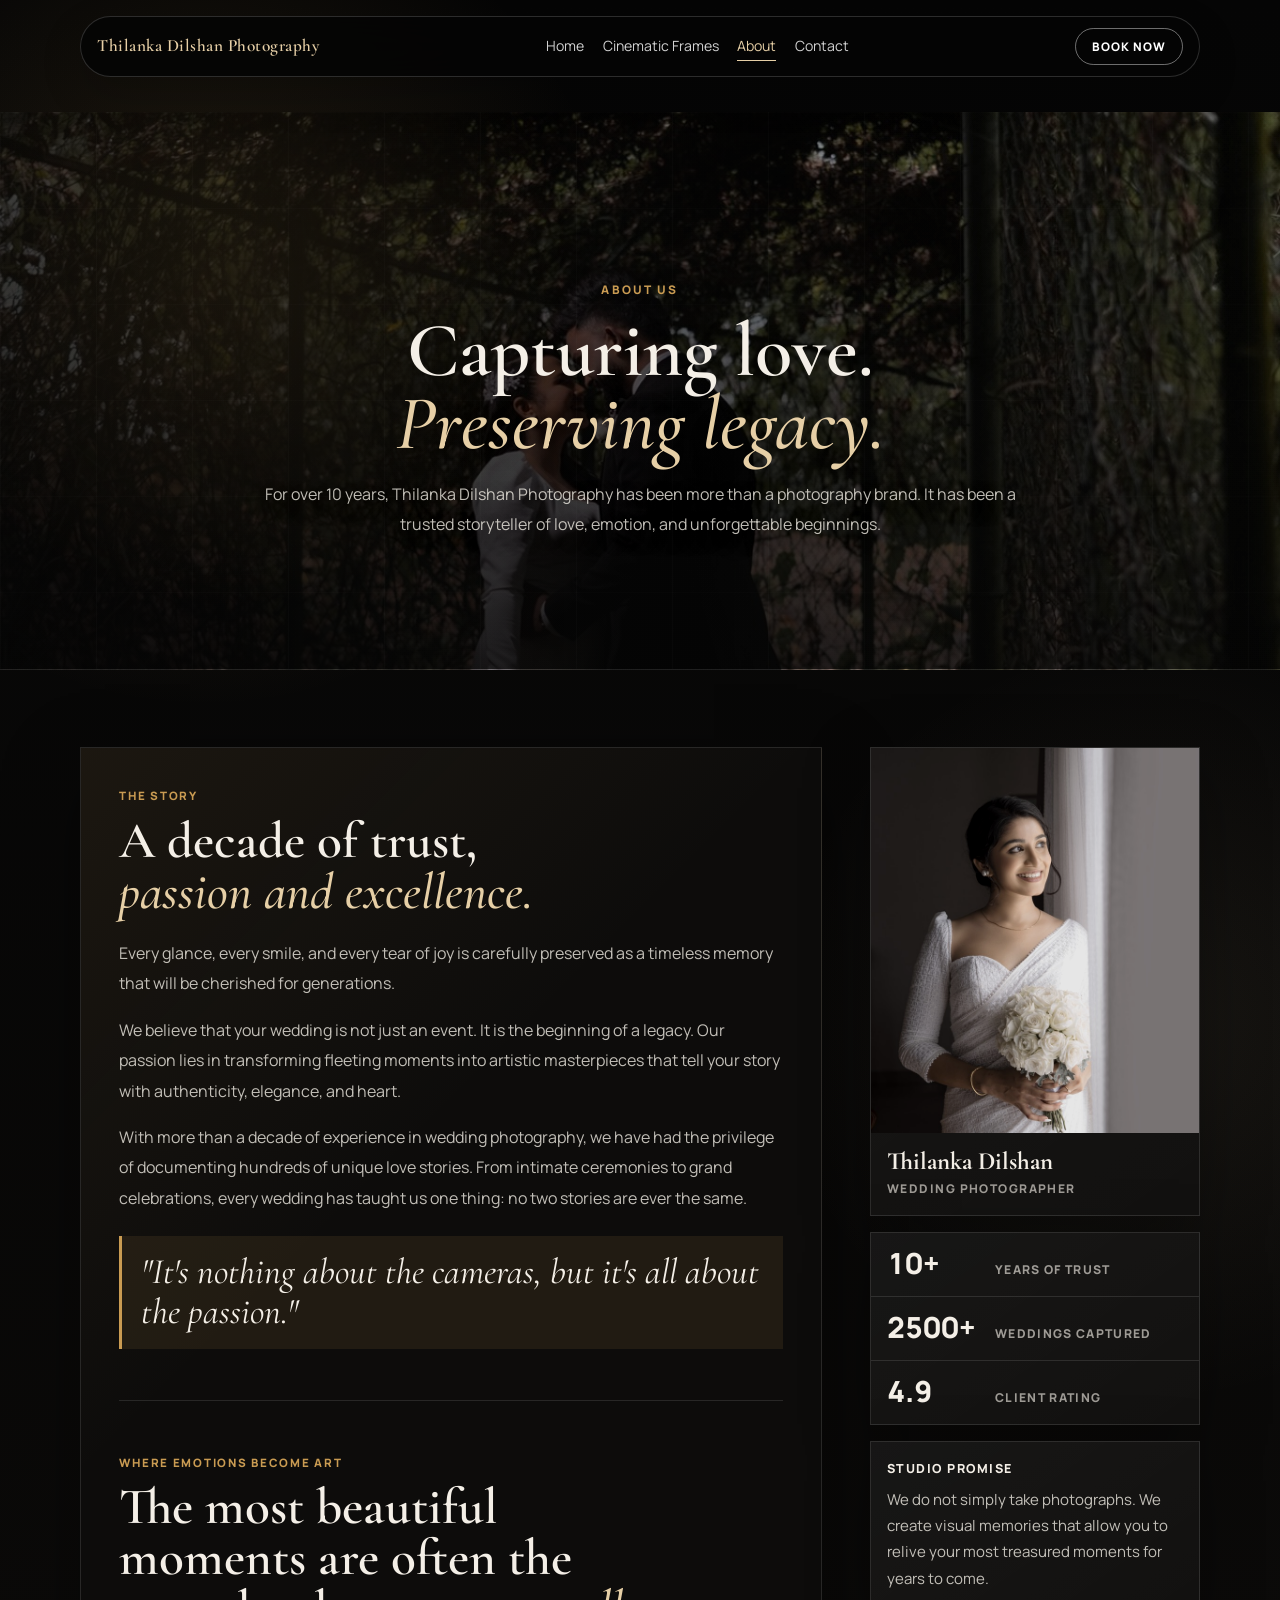
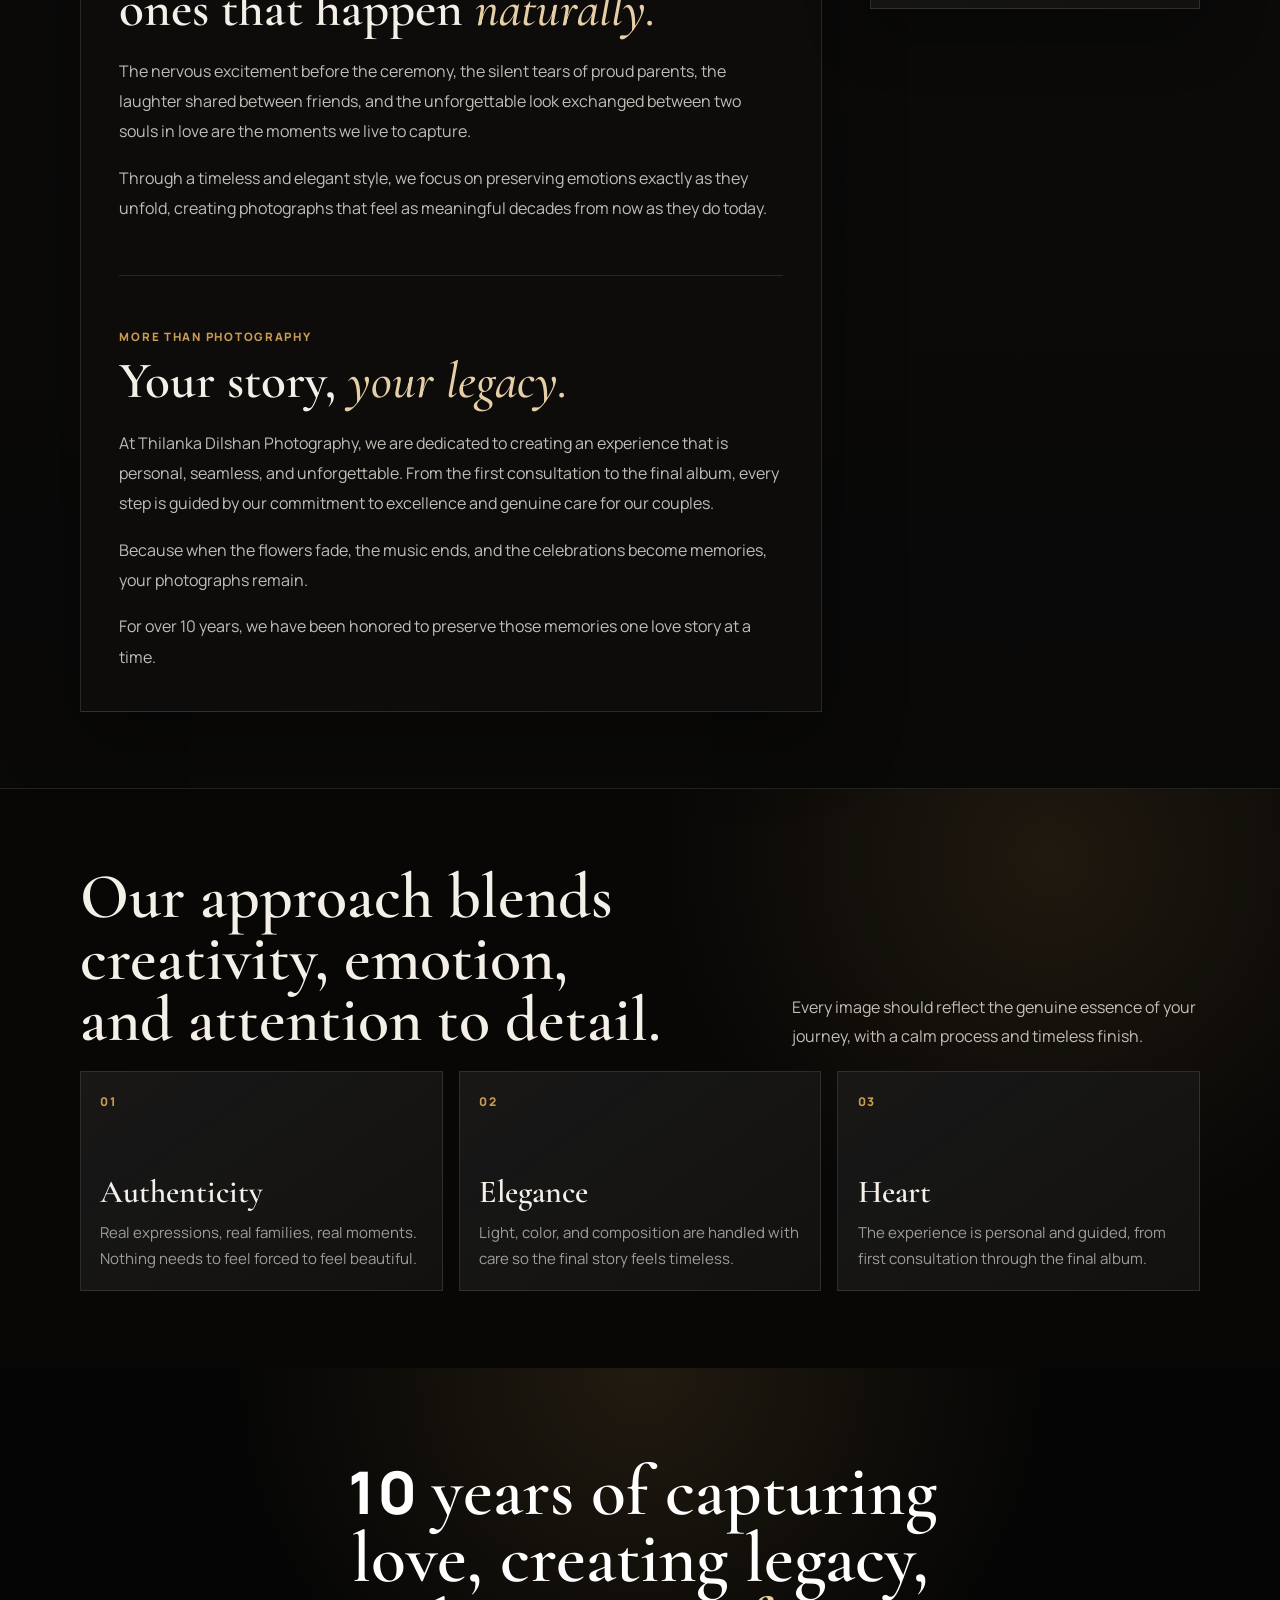
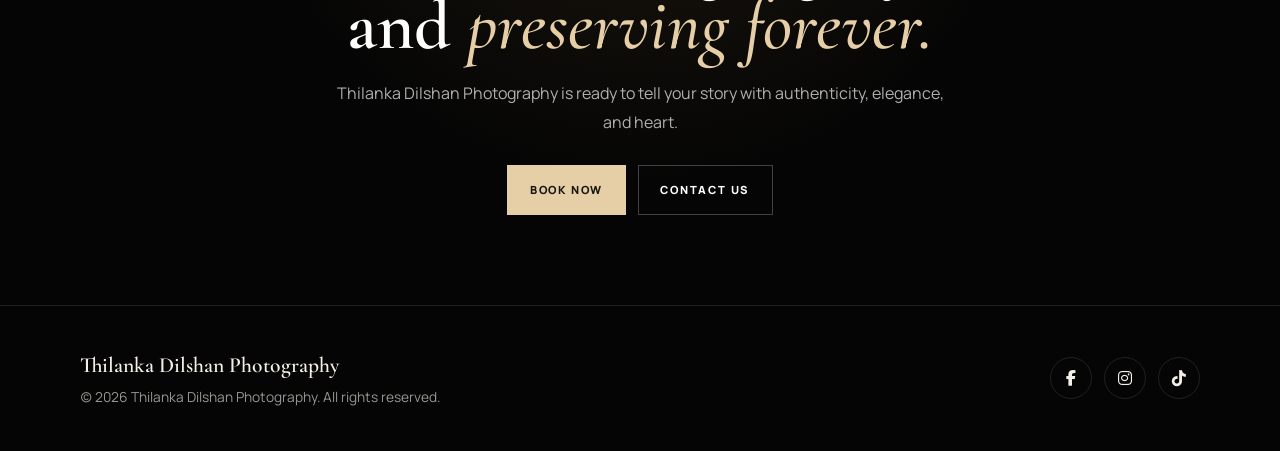
<file: about.html>
<!DOCTYPE html>
<html lang="en">
<head>
  <meta charset="UTF-8" />
  <meta name="viewport" content="width=device-width, initial-scale=1.0" />
  <title>About Thilanka Dilshan | Wedding Photography Kurunegala</title>
  <meta name="description" content="Learn about Thilanka Dilshan Photography, a Kurunegala wedding photography studio with over 10 years of experience preserving Sri Lankan love stories." />
  <meta name="keywords" content="wedding photography kurunegala, best wedding photography kurunegala, wedding photographer kurunegala, thilanka dilshan photography, sri lanka wedding photographer, professional wedding photography kurunegala" />
  <meta name="robots" content="index, follow, max-image-preview:large" />
  <meta name="author" content="Thilanka Dilshan Photography" />
  <meta name="geo.placename" content="Kurunegala, Sri Lanka" />
  <meta name="geo.region" content="LK" />
  <meta name="coverage" content="Kurunegala, Sri Lanka" />
  <meta name="theme-color" content="#050505" />
  <link rel="canonical" href="https://thilankadilshanphotography.lk/about.html" />
  <link rel="alternate" hreflang="en-lk" href="https://thilankadilshanphotography.lk/about.html" />
  <link rel="alternate" hreflang="x-default" href="https://thilankadilshanphotography.lk/about.html" />
  <meta property="og:type" content="article" />
  <meta property="og:site_name" content="Thilanka Dilshan Photography" />
  <meta property="og:locale" content="en_LK" />
  <meta property="og:title" content="About Thilanka Dilshan | Wedding Photography Kurunegala" />
  <meta property="og:description" content="A Kurunegala wedding photography studio preserving Sri Lankan love stories with authenticity, elegance, and care." />
  <meta property="og:url" content="https://thilankadilshanphotography.lk/about.html" />
  <meta property="og:image" content="https://thilankadilshanphotography.lk/assets/images/optimized/philosophy-bg-1200.jpg" />
  <meta property="og:image:alt" content="Thilanka Dilshan Photography wedding photographer profile" />
  <meta name="twitter:card" content="summary_large_image" />
  <meta name="twitter:title" content="About Thilanka Dilshan | Wedding Photography Kurunegala" />
  <meta name="twitter:description" content="A Kurunegala wedding photography studio preserving Sri Lankan love stories with authenticity, elegance, and care." />
  <meta name="twitter:image" content="https://thilankadilshanphotography.lk/assets/images/optimized/philosophy-bg-1200.jpg" />
  <script type="application/ld+json">
  {
    "@context": "https://schema.org",
    "@type": "AboutPage",
    "@id": "https://thilankadilshanphotography.lk/about.html#webpage",
    "url": "https://thilankadilshanphotography.lk/about.html",
    "name": "About Thilanka Dilshan Photography",
    "description": "About Thilanka Dilshan Photography, a Kurunegala wedding photography studio with over 10 years of experience.",
    "inLanguage": "en-LK",
    "isPartOf": {
      "@type": "WebSite",
      "@id": "https://thilankadilshanphotography.lk/#website",
      "name": "Thilanka Dilshan Photography",
      "url": "https://thilankadilshanphotography.lk/"
    },
    "about": {
      "@type": "LocalBusiness",
      "@id": "https://thilankadilshanphotography.lk/#business",
      "name": "Thilanka Dilshan Photography",
      "telephone": ["+94715649738", "+94711177776", "+94706176177"],
      "email": "thilankadilshanphotography@gmail.com",
      "address": {
        "@type": "PostalAddress",
        "addressLocality": "Kurunegala",
        "addressCountry": "LK"
      },
      "areaServed": ["Kurunegala", "North Western Province", "Sri Lanka"],
      "sameAs": [
        "https://www.facebook.com/ThilankaDilshanOfficialPhotography",
        "https://www.tiktok.com/@thilankadilshanphotogra"
      ],
      "knowsAbout": ["wedding photography kurunegala", "best wedding photography kurunegala", "wedding photographer kurunegala"]
    }
  }
  </script>
  <script type="application/ld+json">
  {
    "@context": "https://schema.org",
    "@type": "BreadcrumbList",
    "@id": "https://thilankadilshanphotography.lk/about.html#breadcrumb",
    "itemListElement": [
      {
        "@type": "ListItem",
        "position": 1,
        "name": "Home",
        "item": "https://thilankadilshanphotography.lk/"
      },
      {
        "@type": "ListItem",
        "position": 2,
        "name": "About",
        "item": "https://thilankadilshanphotography.lk/about.html"
      }
    ]
  }
  </script>

  <link rel="preconnect" href="https://fonts.googleapis.com" />
  <link rel="preconnect" href="https://fonts.gstatic.com" crossorigin />
  <link href="https://fonts.googleapis.com/css2?family=Cormorant+Garamond:ital,wght@0,400;0,500;0,600;1,500&family=Manrope:wght@400;500;600;700;800&display=swap" rel="stylesheet" />
  <link rel="stylesheet" href="https://cdnjs.cloudflare.com/ajax/libs/font-awesome/6.4.0/css/all.min.css" />
  <link rel="preload" as="image" href="assets/images/optimized/philosophy-bg-1200.jpg" />
  <link rel="preload" as="image" href="assets/images/optimized/philosophy-700.jpg" />

  <style>
    :root {
      --bg: #050505;
      --paper: #0d0c0b;
      --paper-soft: #15120f;
      --ink: #f4efe7;
      --muted: rgba(244, 239, 231, 0.62);
      --muted-dark: rgba(244, 239, 231, 0.78);
      --gold: #c99b52;
      --gold-soft: #e6cfa6;
      --line: rgba(255, 255, 255, 0.11);
      --line-strong: rgba(201, 155, 82, 0.32);
      --shadow: 0 24px 72px rgba(0, 0, 0, 0.38);
    }

    * { box-sizing: border-box; margin: 0; padding: 0; }
    html { scroll-behavior: smooth; }
    body {
      min-height: 100vh;
      background:
        radial-gradient(circle at 16% 8%, rgba(201, 155, 82, 0.15), transparent 26rem),
        radial-gradient(circle at 90% 28%, rgba(230, 207, 166, 0.07), transparent 24rem),
        linear-gradient(180deg, #050505 0%, #0b0a09 46%, #050505 100%);
      color: var(--ink);
      font-family: "Manrope", "Segoe UI", sans-serif;
      line-height: 1.65;
      overflow-x: hidden;
    }
    a { color: inherit; text-decoration: none; }
    img { display: block; max-width: 100%; }
    button { font: inherit; cursor: pointer; }
    .container { width: min(1120px, 92vw); margin-inline: auto; }

    .top-nav {
      position: fixed;
      inset: 1rem 0 auto;
      z-index: 50;
    }
    .top-nav-inner {
      position: relative;
      width: min(1120px, 92vw);
      margin: 0 auto;
      padding: 0.68rem 1rem;
      display: flex;
      align-items: center;
      justify-content: space-between;
      gap: 1rem;
      border: 1px solid rgba(255, 255, 255, 0.16);
      border-radius: 999px;
      background: rgba(5, 5, 5, 0.91);
      color: #fff;
      box-shadow: 0 16px 42px rgba(0, 0, 0, 0.18);
      backdrop-filter: blur(18px);
    }
    .brand {
      color: var(--gold-soft);
      font-family: "Cormorant Garamond", serif;
      font-size: clamp(1.08rem, 1.35vw, 1.32rem);
      font-weight: 600;
      letter-spacing: 0.03em;
      white-space: nowrap;
    }
    .nav-links {
      display: flex;
      gap: 1.15rem;
      color: rgba(255, 255, 255, 0.82);
      font-size: 0.88rem;
    }
    .nav-links a {
      position: relative;
      padding-bottom: 0.15rem;
      transition: color 0.25s ease;
    }
    .nav-links a::after {
      content: "";
      position: absolute;
      left: 0;
      bottom: -0.1rem;
      width: 0;
      height: 1px;
      background: var(--gold-soft);
      transition: width 0.28s ease;
    }
    .nav-links a:hover,
    .nav-links a.active { color: var(--gold-soft); }
    .nav-links a:hover::after,
    .nav-links a.active::after { width: 100%; }
    .nav-action {
      padding: 0.5rem 1rem;
      border: 1px solid rgba(255, 255, 255, 0.42);
      border-radius: 999px;
      font-size: 0.74rem;
      font-weight: 800;
      letter-spacing: 0.08em;
      text-transform: uppercase;
      transition: background 0.25s ease, border-color 0.25s ease, color 0.25s ease;
    }
    .nav-action:hover {
      background: var(--gold-soft);
      border-color: var(--gold-soft);
      color: #171512;
    }
    .mobile-menu-toggle {
      display: none;
      width: 42px;
      height: 42px;
      align-items: center;
      justify-content: center;
      flex-direction: column;
      gap: 4px;
      border: 1px solid rgba(255, 255, 255, 0.42);
      border-radius: 999px;
      background: transparent;
    }
    .mobile-menu-toggle span {
      width: 16px;
      height: 1.7px;
      border-radius: 999px;
      background: #fff;
      transition: transform 0.24s ease, opacity 0.24s ease;
    }
    .mobile-menu-toggle.open span:nth-child(1) { transform: translateY(5.7px) rotate(45deg); }
    .mobile-menu-toggle.open span:nth-child(2) { opacity: 0; }
    .mobile-menu-toggle.open span:nth-child(3) { transform: translateY(-5.7px) rotate(-45deg); }
    .mobile-menu {
      display: none;
      position: absolute;
      top: calc(100% + 0.55rem);
      left: 0;
      right: 0;
      padding: 1rem;
      border: 1px solid rgba(255, 255, 255, 0.14);
      border-radius: 20px;
      background: #12110f;
      box-shadow: 0 20px 46px rgba(0, 0, 0, 0.26);
      flex-direction: column;
      gap: 0.2rem;
      z-index: 30;
    }
    .mobile-menu.open { display: flex; }
    .mobile-menu a {
      padding: 0.72rem 0.4rem;
      color: rgba(255, 255, 255, 0.9);
      font-size: clamp(0.82rem, 3.6vw, 0.92rem);
      line-height: 1.2;
      white-space: nowrap;
    }
    .mobile-menu a.active { color: var(--gold-soft); }
    .mobile-menu-book {
      margin-top: 0.3rem;
      border: 1px solid rgba(255, 255, 255, 0.38);
      border-radius: 999px;
      text-align: center;
      text-transform: uppercase;
      font-size: 0.75rem;
      font-weight: 800;
      letter-spacing: 0.08em;
    }

    main {
      padding-top: 7rem;
    }

    .about-intro {
      position: relative;
      min-height: clamp(480px, 62vh, 660px);
      display: grid;
      align-items: center;
      padding: clamp(5rem, 9vw, 8rem) 0 clamp(3rem, 6vw, 5rem);
      border-bottom: 1px solid var(--line);
      background:
        linear-gradient(90deg, rgba(5, 5, 5, 0.74) 0%, rgba(5, 5, 5, 0.48) 48%, rgba(5, 5, 5, 0.14) 100%),
        linear-gradient(180deg, rgba(5, 5, 5, 0.12) 0%, rgba(5, 5, 5, 0.76) 100%),
        url("assets/images/optimized/philosophy-bg-1200.jpg") center 42% / cover no-repeat;
      isolation: isolate;
      overflow: hidden;
    }
    .about-intro::before {
      content: "";
      position: absolute;
      inset: 0;
      z-index: -1;
      background:
        radial-gradient(circle at 18% 28%, rgba(201, 155, 82, 0.22), transparent 22rem),
        linear-gradient(90deg, rgba(255, 255, 255, 0.035) 1px, transparent 1px),
        linear-gradient(180deg, rgba(255, 255, 255, 0.025) 1px, transparent 1px);
      background-size: auto, 96px 96px, 96px 96px;
      opacity: 0.48;
      pointer-events: none;
    }
    .intro-row {
      display: grid;
      grid-template-columns: 1fr;
      justify-items: center;
      gap: 0.9rem;
      align-items: center;
      text-align: center;
    }
    .page-label {
      color: var(--gold);
      font-size: 0.74rem;
      font-weight: 800;
      letter-spacing: 0.18em;
      text-transform: uppercase;
    }
    .intro-copy h1 {
      max-width: 920px;
      margin-inline: auto;
      font-family: "Cormorant Garamond", serif;
      font-size: clamp(2.8rem, 6vw, 5.8rem);
      font-weight: 600;
      line-height: 0.96;
      letter-spacing: 0;
      text-wrap: balance;
      text-shadow: 0 12px 34px rgba(0, 0, 0, 0.42);
    }
    .intro-copy h1 em {
      color: var(--gold-soft);
      font-style: italic;
      font-weight: 500;
    }
    .intro-copy p {
      max-width: 760px;
      margin-inline: auto;
      margin-top: 1.2rem;
      color: var(--muted-dark);
      font-size: clamp(1rem, 1.25vw, 1.12rem);
      line-height: 1.85;
      text-shadow: 0 8px 26px rgba(0, 0, 0, 0.48);
    }

    .profile-section {
      padding: clamp(2.8rem, 6vw, 5.2rem) 0;
    }
    .profile-grid {
      display: grid;
      grid-template-columns: minmax(0, 1fr) 330px;
      gap: clamp(1.4rem, 4vw, 3rem);
      align-items: start;
    }
    .article-panel {
      padding: clamp(1.4rem, 3vw, 2.4rem);
      border: 1px solid var(--line);
      background:
        linear-gradient(135deg, rgba(201, 155, 82, 0.08), transparent 32%),
        var(--paper);
      box-shadow: var(--shadow);
    }
    .article-block + .article-block {
      margin-top: clamp(2rem, 4vw, 3.5rem);
      padding-top: clamp(2rem, 4vw, 3.5rem);
      border-top: 1px solid var(--line);
    }
    .article-kicker {
      display: block;
      margin-bottom: 0.65rem;
      color: var(--gold);
      font-size: 0.72rem;
      font-weight: 800;
      letter-spacing: 0.15em;
      text-transform: uppercase;
    }
    .article-block h2 {
      max-width: 700px;
      font-family: "Cormorant Garamond", serif;
      font-size: clamp(2rem, 4vw, 3.5rem);
      font-weight: 600;
      line-height: 1;
      text-wrap: balance;
    }
    .article-block h2 em {
      color: var(--gold-soft);
      font-style: italic;
      font-weight: 500;
    }
    .article-text {
      display: grid;
      gap: 1rem;
      margin-top: 1.25rem;
      color: var(--muted-dark);
      line-height: 1.9;
    }
    .pull-quote {
      margin-top: 1.4rem;
      padding: 1rem 1.15rem;
      border-left: 3px solid var(--gold);
      background: rgba(201, 155, 82, 0.1);
      font-family: "Cormorant Garamond", serif;
      font-size: clamp(1.45rem, 2.8vw, 2.25rem);
      font-style: italic;
      line-height: 1.14;
      color: var(--ink);
    }

    .side-panel {
      position: sticky;
      top: 6.7rem;
      display: grid;
      gap: 1rem;
    }
    .portrait-card,
    .facts-card,
    .note-card {
      border: 1px solid var(--line);
      background:
        linear-gradient(145deg, rgba(255, 255, 255, 0.045), rgba(255, 255, 255, 0.018)),
        var(--paper);
      box-shadow: 0 20px 60px rgba(0, 0, 0, 0.34);
    }
    .portrait-card {
      overflow: hidden;
    }
    .portrait-card img {
      width: 100%;
      aspect-ratio: 4 / 4.7;
      object-fit: cover;
      filter: saturate(0.9) contrast(1.05) brightness(0.9);
    }
    .portrait-caption {
      padding: 1rem;
    }
    .portrait-caption strong {
      display: block;
      font-family: "Cormorant Garamond", serif;
      font-size: 1.55rem;
      line-height: 1;
    }
    .portrait-caption span {
      display: block;
      margin-top: 0.3rem;
      color: var(--muted);
      font-size: 0.75rem;
      font-weight: 800;
      letter-spacing: 0.12em;
      text-transform: uppercase;
    }
    .facts-card {
      display: grid;
    }
    .fact-row {
      display: grid;
      grid-template-columns: 92px 1fr;
      gap: 1rem;
      padding: 1rem;
      border-bottom: 1px solid var(--line);
      align-items: baseline;
    }
    .fact-row:last-child {
      border-bottom: 0;
    }
    .fact-row strong {
      font-family: "Manrope", "Segoe UI", sans-serif;
      font-size: 1.82rem;
      font-weight: 800;
      line-height: 1;
      letter-spacing: 0;
      font-variant-numeric: tabular-nums;
      color: var(--ink);
    }
    .fact-row span {
      color: var(--muted);
      font-size: 0.76rem;
      font-weight: 800;
      letter-spacing: 0.11em;
      text-transform: uppercase;
    }
    .note-card {
      padding: 1rem;
      color: var(--muted-dark);
      font-size: 0.94rem;
      line-height: 1.75;
    }
    .note-card strong {
      display: block;
      margin-bottom: 0.45rem;
      color: var(--ink);
      font-size: 0.78rem;
      font-weight: 800;
      letter-spacing: 0.12em;
      text-transform: uppercase;
    }

    .promise-section {
      padding: clamp(2.8rem, 6vw, 5rem) 0;
      border-top: 1px solid var(--line);
      background:
        radial-gradient(circle at 82% 12%, rgba(201, 155, 82, 0.12), transparent 24rem),
        #080706;
    }
    .promise-head {
      display: grid;
      grid-template-columns: minmax(0, 0.75fr) minmax(260px, 0.45fr);
      gap: 2rem;
      align-items: end;
      margin-bottom: 1.3rem;
    }
    .promise-head h2 {
      font-family: "Cormorant Garamond", serif;
      font-size: clamp(2.2rem, 5vw, 4.7rem);
      font-weight: 600;
      line-height: 0.96;
      text-wrap: balance;
    }
    .promise-head p {
      color: var(--muted-dark);
      line-height: 1.8;
    }
    .promise-grid {
      display: grid;
      grid-template-columns: repeat(3, 1fr);
      gap: 1rem;
    }
    .promise-card {
      min-height: 220px;
      padding: 1.2rem;
      display: flex;
      flex-direction: column;
      justify-content: space-between;
      border: 1px solid var(--line);
      background:
        linear-gradient(145deg, rgba(255, 255, 255, 0.05), rgba(255, 255, 255, 0.018)),
        #0d0c0b;
    }
    .promise-card span {
      color: var(--gold);
      font-size: 0.75rem;
      font-weight: 800;
      letter-spacing: 0.14em;
      text-transform: uppercase;
    }
    .promise-card h3 {
      margin-top: auto;
      font-family: "Cormorant Garamond", serif;
      font-size: 2rem;
      font-weight: 600;
      line-height: 1;
    }
    .promise-card p {
      margin-top: 0.75rem;
      color: var(--muted);
      font-size: 0.94rem;
      line-height: 1.7;
    }

    .cta {
      padding: clamp(3.8rem, 7vw, 6.4rem) 0;
      background:
        radial-gradient(circle at 50% 0%, rgba(201, 155, 82, 0.14), transparent 26rem),
        #050505;
      color: #fff;
      text-align: center;
    }
    .cta h2 {
      max-width: 900px;
      margin: 0 auto;
      font-family: "Cormorant Garamond", serif;
      font-size: clamp(2.35rem, 5.6vw, 5.3rem);
      font-weight: 600;
      line-height: 0.94;
      text-wrap: balance;
    }
    .cta h2 em {
      color: var(--gold-soft);
      font-style: italic;
      font-weight: 500;
    }
    .number-text {
      font-family: "Manrope", "Segoe UI", sans-serif;
      font-size: 0.82em;
      font-style: normal;
      font-weight: 800;
      letter-spacing: 0;
      font-variant-numeric: tabular-nums;
    }
    .cta p {
      max-width: 620px;
      margin: 1.2rem auto 1.8rem;
      color: rgba(255, 255, 255, 0.68);
      line-height: 1.8;
    }
    .actions {
      display: flex;
      justify-content: center;
      flex-wrap: wrap;
      gap: 0.75rem;
    }
    .btn {
      display: inline-flex;
      align-items: center;
      justify-content: center;
      min-height: 50px;
      padding: 0 1.35rem;
      border: 1px solid rgba(255, 255, 255, 0.18);
      background: transparent;
      color: var(--ink);
      font-size: 0.7rem;
      font-weight: 800;
      letter-spacing: 0.16em;
      text-transform: uppercase;
      transition: background 0.25s ease, color 0.25s ease, border-color 0.25s ease;
    }
    .btn.primary {
      background: var(--gold);
      border-color: var(--gold);
      color: #11100e;
    }
    .btn:hover {
      border-color: var(--gold);
      color: var(--gold);
    }
    .btn.primary:hover {
      background: var(--gold-soft);
      border-color: var(--gold-soft);
      color: #11100e;
    }
    .cta .btn {
      border-color: rgba(255, 255, 255, 0.24);
      color: #fff;
    }
    .cta .btn.primary {
      border-color: var(--gold-soft);
      background: var(--gold-soft);
      color: #171512;
    }

    .footer {
      padding: 2.6rem 0;
      border-top: 1px solid var(--line);
      color: var(--muted);
      background: #050505;
    }
    .footer-content {
      display: flex;
      align-items: center;
      justify-content: space-between;
      gap: 1.4rem;
    }
    .footer-brand {
      color: var(--ink);
      font-family: "Cormorant Garamond", serif;
      font-size: 1.35rem;
      font-weight: 600;
    }
    .footer p {
      margin-top: 0.2rem;
      font-size: 0.86rem;
    }
    .social-links {
      display: flex;
      gap: 0.75rem;
    }
    .social-links a {
      width: 42px;
      height: 42px;
      display: inline-flex;
      align-items: center;
      justify-content: center;
      border: 1px solid var(--line);
      border-radius: 999px;
      color: var(--ink);
      transition: background 0.25s ease, color 0.25s ease, border-color 0.25s ease;
    }
    .social-links a:hover {
      background: var(--gold);
      border-color: var(--gold);
      color: #11100e;
    }

    @media (max-width: 980px) {
      .profile-grid,
      .promise-head {
        grid-template-columns: 1fr;
      }
      .side-panel {
        position: static;
        grid-template-columns: minmax(260px, 0.9fr) 1fr;
        align-items: start;
      }
      .note-card {
        grid-column: 1 / -1;
      }
      .promise-grid {
        grid-template-columns: 1fr;
      }
    }

    @media (max-width: 620px) {
      .top-nav { inset: 0.7rem 0 auto; }
      .top-nav-inner {
        width: min(94vw, 100% - 1rem);
        border-radius: 22px;
        padding: 0.6rem 0.75rem;
      }
      .brand {
        max-width: 172px;
        white-space: normal;
        line-height: 1.04;
      }
      .nav-links,
      .nav-action { display: none; }
      .mobile-menu-toggle { display: flex; }
      main { padding-top: 5.35rem; }
      .container { width: min(100% - 1.2rem, 1120px); }
      .about-intro {
        min-height: 420px;
        padding: 3.8rem 0 2.3rem;
        background-position: center top, center bottom, center 44%;
      }
      .intro-row {
        grid-template-columns: 1fr;
        gap: 0.45rem;
      }
      .page-label {
        font-size: 0.62rem;
        letter-spacing: 0.15em;
      }
      .intro-copy h1 {
        font-size: clamp(2.15rem, 10.5vw, 3.1rem);
        line-height: 0.93;
      }
      .intro-copy p {
        max-width: 34ch;
        margin-top: 0.85rem;
        font-size: 0.92rem;
        line-height: 1.68;
      }
      .profile-section,
      .promise-section,
      .cta {
        padding-block: 2.25rem;
      }
      .article-panel {
        padding: 0.95rem;
      }
      .article-block + .article-block {
        margin-top: 1.45rem;
        padding-top: 1.45rem;
      }
      .article-kicker {
        margin-bottom: 0.45rem;
        font-size: 0.62rem;
      }
      .article-block h2 {
        font-size: clamp(1.65rem, 8.5vw, 2.35rem);
        line-height: 1.02;
      }
      .article-text {
        gap: 0.7rem;
        margin-top: 0.85rem;
        font-size: 0.92rem;
        line-height: 1.72;
      }
      .pull-quote {
        margin-top: 1rem;
        padding: 0.85rem;
        font-size: 1.35rem;
      }
      .side-panel {
        grid-template-columns: 1fr;
        gap: 0.75rem;
      }
      .portrait-card img {
        aspect-ratio: 16 / 11;
        object-position: center 28%;
      }
      .portrait-caption,
      .note-card {
        padding: 0.8rem;
      }
      .fact-row {
        grid-template-columns: 78px 1fr;
        gap: 0.75rem;
        padding: 0.8rem;
      }
      .fact-row strong {
        font-size: 1.48rem;
      }
      .fact-row span,
      .note-card,
      .promise-card p {
        font-size: 0.88rem;
      }
      .promise-head {
        gap: 0.85rem;
        margin-bottom: 0.9rem;
      }
      .promise-head h2,
      .cta h2 {
        font-size: clamp(1.95rem, 9.5vw, 2.9rem);
        line-height: 0.98;
      }
      .promise-head p,
      .cta p {
        font-size: 0.92rem;
        line-height: 1.68;
      }
      .promise-grid {
        gap: 0.75rem;
      }
      .promise-card {
        min-height: auto;
        padding: 0.95rem;
      }
      .promise-card h3 {
        font-size: 1.65rem;
      }
      .actions {
        flex-direction: column;
        align-items: stretch;
      }
      .btn {
        min-height: 46px;
      }
      .footer-content {
        flex-direction: column;
        align-items: flex-start;
      }
    }
  </style>
</head>
<body>
  <header class="top-nav" aria-label="Primary">
    <div class="top-nav-inner">
      <a class="brand" href="index.html">Thilanka Dilshan Photography</a>
      <nav class="nav-links">
        <a href="index.html">Home</a>
        <a href="cinematic-frames.html">Cinematic Frames</a>
        <a class="active" href="about.html">About</a>
        <a href="contact.html">Contact</a>
      </nav>
      <button class="mobile-menu-toggle" type="button" aria-expanded="false" aria-controls="mobile-menu" aria-label="Toggle navigation menu">
        <span></span>
        <span></span>
        <span></span>
      </button>
      <a class="nav-action" href="booking.html">Book Now</a>
      <nav class="mobile-menu" id="mobile-menu" aria-label="Mobile">
        <a class="mobile-nav-link" href="index.html">Home</a>
        <a class="mobile-nav-link" href="cinematic-frames.html">Cinematic Frames</a>
        <a class="active mobile-nav-link" href="about.html">About</a>
        <a class="mobile-nav-link" href="contact.html">Contact</a>
        <a class="mobile-menu-book mobile-nav-link" href="booking.html">Book Now</a>
      </nav>
    </div>
  </header>

  <main>
    <section class="about-intro">
      <div class="container intro-row">
        <span class="page-label">About Us</span>
        <div class="intro-copy">
          <h1>Capturing love. <em>Preserving legacy.</em></h1>
          <p>For over 10 years, Thilanka Dilshan Photography has been more than a photography brand. It has been a trusted storyteller of love, emotion, and unforgettable beginnings.</p>
        </div>
      </div>
    </section>

    <section class="profile-section">
      <div class="container profile-grid">
        <article class="article-panel">
          <section class="article-block">
            <span class="article-kicker">The Story</span>
            <h2>A decade of trust, <em>passion and excellence.</em></h2>
            <div class="article-text">
              <p>Every glance, every smile, and every tear of joy is carefully preserved as a timeless memory that will be cherished for generations.</p>
              <p>We believe that your wedding is not just an event. It is the beginning of a legacy. Our passion lies in transforming fleeting moments into artistic masterpieces that tell your story with authenticity, elegance, and heart.</p>
              <p>With more than a decade of experience in wedding photography, we have had the privilege of documenting hundreds of unique love stories. From intimate ceremonies to grand celebrations, every wedding has taught us one thing: no two stories are ever the same.</p>
            </div>
            <div class="pull-quote">"It's nothing about the cameras, but it's all about the passion."</div>
          </section>

          <section class="article-block">
            <span class="article-kicker">Where Emotions Become Art</span>
            <h2>The most beautiful moments are often the ones that happen <em>naturally.</em></h2>
            <div class="article-text">
              <p>The nervous excitement before the ceremony, the silent tears of proud parents, the laughter shared between friends, and the unforgettable look exchanged between two souls in love are the moments we live to capture.</p>
              <p>Through a timeless and elegant style, we focus on preserving emotions exactly as they unfold, creating photographs that feel as meaningful decades from now as they do today.</p>
            </div>
          </section>

          <section class="article-block">
            <span class="article-kicker">More Than Photography</span>
            <h2>Your story, <em>your legacy.</em></h2>
            <div class="article-text">
              <p>At Thilanka Dilshan Photography, we are dedicated to creating an experience that is personal, seamless, and unforgettable. From the first consultation to the final album, every step is guided by our commitment to excellence and genuine care for our couples.</p>
              <p>Because when the flowers fade, the music ends, and the celebrations become memories, your photographs remain.</p>
              <p>For over 10 years, we have been honored to preserve those memories one love story at a time.</p>
            </div>
          </section>
        </article>

        <aside class="side-panel" aria-label="Studio facts">
          <div class="portrait-card">
            <img src="assets/images/optimized/philosophy-700.jpg" alt="Thilanka Dilshan Photography portrait" loading="lazy" decoding="async" />
            <div class="portrait-caption">
              <strong>Thilanka Dilshan</strong>
              <span>Wedding Photographer</span>
            </div>
          </div>

          <div class="facts-card">
            <div class="fact-row">
              <strong>10+</strong>
              <span>Years of Trust</span>
            </div>
            <div class="fact-row">
              <strong>2500+</strong>
              <span>Weddings Captured</span>
            </div>
            <div class="fact-row">
              <strong>4.9</strong>
              <span>Client Rating</span>
            </div>
          </div>

          <div class="note-card">
            <strong>Studio Promise</strong>
            <p>We do not simply take photographs. We create visual memories that allow you to relive your most treasured moments for years to come.</p>
          </div>
        </aside>
      </div>
    </section>

    <section class="promise-section">
      <div class="container">
        <div class="promise-head">
          <h2>Our approach blends creativity, emotion, and attention to detail.</h2>
          <p>Every image should reflect the genuine essence of your journey, with a calm process and timeless finish.</p>
        </div>
        <div class="promise-grid">
          <article class="promise-card">
            <span>01</span>
            <div>
              <h3>Authenticity</h3>
              <p>Real expressions, real families, real moments. Nothing needs to feel forced to feel beautiful.</p>
            </div>
          </article>
          <article class="promise-card">
            <span>02</span>
            <div>
              <h3>Elegance</h3>
              <p>Light, color, and composition are handled with care so the final story feels timeless.</p>
            </div>
          </article>
          <article class="promise-card">
            <span>03</span>
            <div>
              <h3>Heart</h3>
              <p>The experience is personal and guided, from first consultation through the final album.</p>
            </div>
          </article>
        </div>
      </div>
    </section>

    <section class="cta">
      <div class="container">
        <h2><span class="number-text">10</span> years of capturing love, creating legacy, and <em>preserving forever.</em></h2>
        <p>Thilanka Dilshan Photography is ready to tell your story with authenticity, elegance, and heart.</p>
        <div class="actions">
          <a class="btn primary" href="booking.html">Book Now</a>
          <a class="btn" href="contact.html">Contact Us</a>
        </div>
      </div>
    </section>
  </main>

  <footer class="footer">
    <div class="container footer-content">
      <div>
        <div class="footer-brand">Thilanka Dilshan Photography</div>
        <p>(c) 2026 Thilanka Dilshan Photography. All rights reserved.</p>
      </div>
      <div class="social-links">
        <a href="https://www.facebook.com/ThilankaDilshanOfficialPhotography?mibextid=wwXIfr&amp;rdid=hpK5G9rDRxF2gr1g&amp;share_url=https%3A%2F%2Fwww.facebook.com%2Fshare%2F1G39KAS7bg%2F%3Fmibextid%3DwwXIfr#" target="_blank" rel="noopener noreferrer" aria-label="Facebook">
          <i class="fab fa-facebook-f"></i>
        </a>
        <a href="https://www.instagram.com/thilanka_dilshan_photography?igsh=MXU0aG4zNnliNDYyNg%3D%3D&amp;utm_source=qr" target="_blank" rel="noopener noreferrer" aria-label="Instagram">
          <i class="fab fa-instagram"></i>
        </a>
        <a href="https://www.tiktok.com/@thilankadilshanphotogra?_r=1&amp;_t=ZS-97dnP1BY3S1" target="_blank" rel="noopener noreferrer" aria-label="TikTok">
          <i class="fab fa-tiktok"></i>
        </a>
      </div>
    </div>
  </footer>

  <script>
    const menuToggle = document.querySelector('.mobile-menu-toggle');
    const mobileMenu = document.getElementById('mobile-menu');
    const topNavInner = document.querySelector('.top-nav-inner');

    if (menuToggle && mobileMenu && topNavInner) {
      const setMenu = (open) => {
        menuToggle.classList.toggle('open', open);
        mobileMenu.classList.toggle('open', open);
        menuToggle.setAttribute('aria-expanded', String(open));
      };

      menuToggle.addEventListener('click', () => {
        setMenu(!mobileMenu.classList.contains('open'));
      });

      mobileMenu.querySelectorAll('a').forEach((link) => {
        link.addEventListener('click', () => setMenu(false));
      });

      document.addEventListener('click', (event) => {
        if (!topNavInner.contains(event.target)) setMenu(false);
      });

      window.addEventListener('resize', () => {
        if (window.innerWidth > 620) setMenu(false);
      });
    }
  </script>
</body>
</html>
</file>
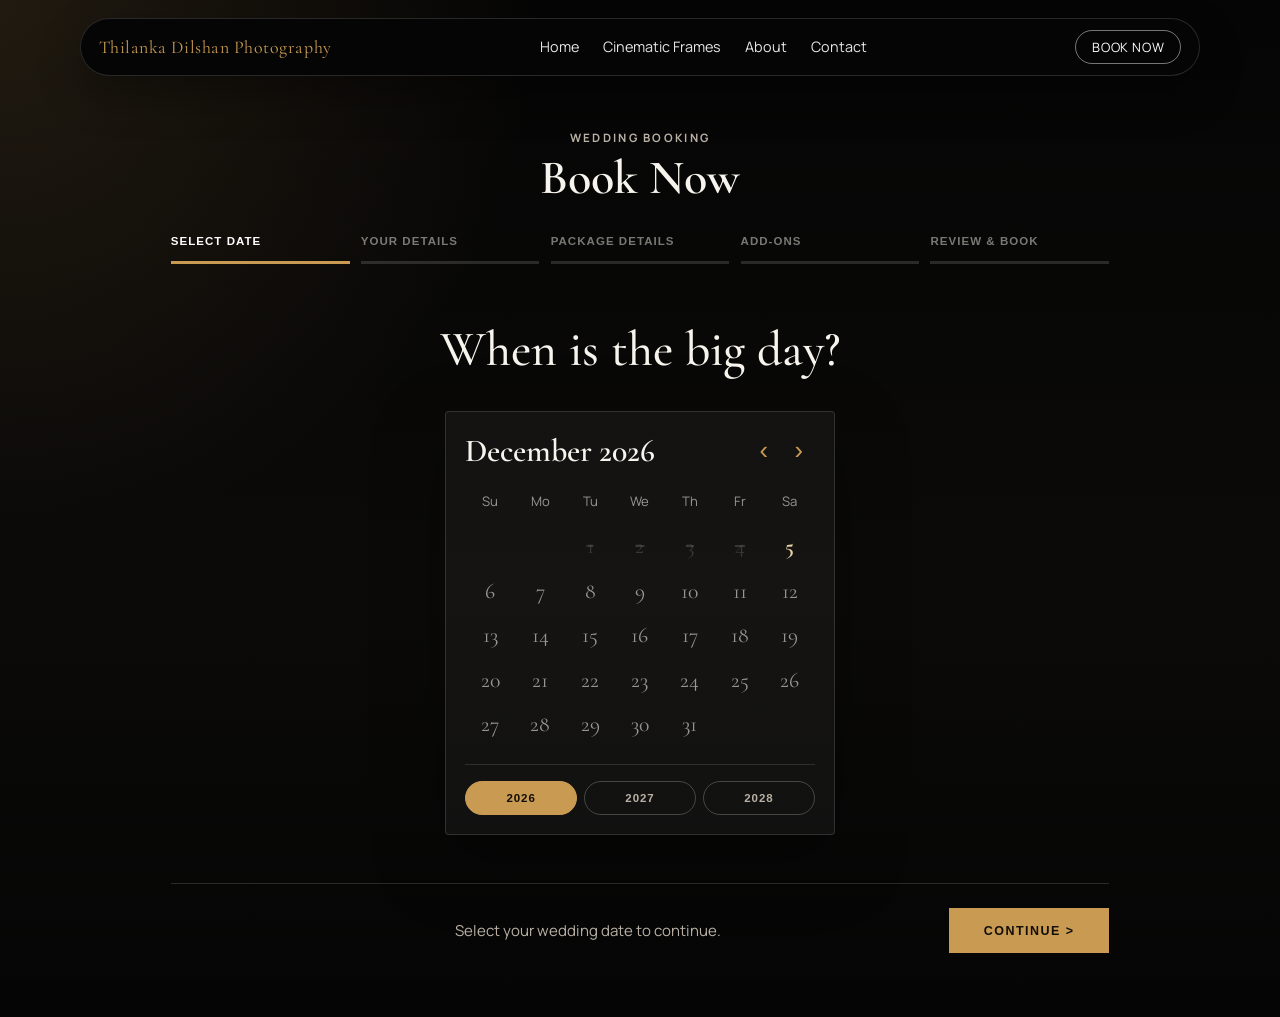
<file: booking.html>
<!DOCTYPE html>
<html lang="en">

<head>
  <meta charset="UTF-8" />
  <meta name="viewport" content="width=device-width, initial-scale=1.0" />
  <title>Book Wedding Photography Kurunegala | Thilanka Dilshan</title>
  <meta name="description"
    content="Book wedding photography in Kurunegala with Thilanka Dilshan Photography. Choose wedding, engagement, pre-shoot or casual shoot packages in Sri Lanka." />
  <meta name="keywords" content="book wedding photography kurunegala, wedding photography kurunegala, best wedding photography kurunegala, wedding photographer kurunegala, wedding photography packages kurunegala, pre wedding photography kurunegala, engagement photography kurunegala" />
  <meta name="robots" content="index, follow, max-image-preview:large" />
  <meta name="author" content="Thilanka Dilshan Photography" />
  <meta name="geo.placename" content="Kurunegala, Sri Lanka" />
  <meta name="geo.region" content="LK" />
  <meta name="coverage" content="Kurunegala, Sri Lanka" />
  <meta name="theme-color" content="#050505" />
  <link rel="canonical" href="https://thilankadilshanphotography.lk/booking.html" />
  <link rel="alternate" hreflang="en-lk" href="https://thilankadilshanphotography.lk/booking.html" />
  <link rel="alternate" hreflang="x-default" href="https://thilankadilshanphotography.lk/booking.html" />
  <meta property="og:type" content="website" />
  <meta property="og:site_name" content="Thilanka Dilshan Photography" />
  <meta property="og:locale" content="en_LK" />
  <meta property="og:title" content="Book Wedding Photography Kurunegala | Thilanka Dilshan" />
  <meta property="og:description" content="Choose your Kurunegala wedding photography package and send a wedding, engagement, pre-shoot or casual shoot inquiry." />
  <meta property="og:url" content="https://thilankadilshanphotography.lk/booking.html" />
  <meta property="og:image" content="https://thilankadilshanphotography.lk/assets/images/optimized/homewedding-1400.jpg" />
  <meta property="og:image:alt" content="Wedding photography booking by Thilanka Dilshan Photography" />
  <meta name="twitter:card" content="summary_large_image" />
  <meta name="twitter:title" content="Book Wedding Photography Kurunegala | Thilanka Dilshan" />
  <meta name="twitter:description" content="Choose your Kurunegala wedding photography package and send a wedding, engagement, pre-shoot or casual shoot inquiry." />
  <meta name="twitter:image" content="https://thilankadilshanphotography.lk/assets/images/optimized/homewedding-1400.jpg" />
  <script type="application/ld+json">
  {
    "@context": "https://schema.org",
    "@type": "ContactPage",
    "@id": "https://thilankadilshanphotography.lk/booking.html#webpage",
    "url": "https://thilankadilshanphotography.lk/booking.html",
    "name": "Book Wedding Photography Kurunegala",
    "description": "Booking inquiry page for wedding photography in Kurunegala, engagement photography, pre-shoots, and casual shoots by Thilanka Dilshan Photography.",
    "inLanguage": "en-LK",
    "isPartOf": {
      "@type": "WebSite",
      "@id": "https://thilankadilshanphotography.lk/#website",
      "name": "Thilanka Dilshan Photography",
      "url": "https://thilankadilshanphotography.lk/"
    },
    "about": {
      "@type": "LocalBusiness",
      "@id": "https://thilankadilshanphotography.lk/#business",
      "name": "Thilanka Dilshan Photography",
      "telephone": "+94715649738",
      "email": "thilankadilshanphotography@gmail.com",
      "address": {
        "@type": "PostalAddress",
        "addressLocality": "Kurunegala",
        "addressCountry": "LK"
      },
      "areaServed": ["Kurunegala", "North Western Province", "Sri Lanka"],
      "sameAs": [
        "https://www.facebook.com/ThilankaDilshanOfficialPhotography",
        "https://www.tiktok.com/@thilankadilshanphotogra"
      ],
      "contactPoint": {
        "@type": "ContactPoint",
        "telephone": "+94715649738",
        "contactType": "booking",
        "areaServed": "LK",
        "availableLanguage": ["English", "Sinhala"]
      },
      "knowsAbout": ["wedding photography kurunegala", "best wedding photography kurunegala", "wedding photography packages kurunegala"]
    }
  }
  </script>
  <script type="application/ld+json">
  {
    "@context": "https://schema.org",
    "@type": "BreadcrumbList",
    "@id": "https://thilankadilshanphotography.lk/booking.html#breadcrumb",
    "itemListElement": [
      {
        "@type": "ListItem",
        "position": 1,
        "name": "Home",
        "item": "https://thilankadilshanphotography.lk/"
      },
      {
        "@type": "ListItem",
        "position": 2,
        "name": "Booking",
        "item": "https://thilankadilshanphotography.lk/booking.html"
      }
    ]
  }
  </script>
  <link rel="preconnect" href="https://fonts.googleapis.com" />
  <link rel="preconnect" href="https://fonts.gstatic.com" crossorigin />
  <link
    href="https://fonts.googleapis.com/css2?family=Cormorant+Garamond:wght@400;500;600;700&family=Manrope:wght@400;500;600;700&display=swap"
    rel="stylesheet" />
  <style>
    :root {
      --bg: #050505;
      --surface: #0d0d0d;
      --text: #f7f4ed;
      --muted: #b9b1a5;
      --line: rgba(255, 255, 255, 0.22);
      --line-soft: rgba(255, 255, 255, 0.12);
      --accent: #c99b52;
      --dark: #f7f4ed;
      --button: #c99b52;
      --button-hover: #e6cfa6;
      --ok: #0b9e46;
    }


    * {
      box-sizing: border-box;
      margin: 0;
      padding: 0;
    }

    body {
      min-height: 100vh;
      font-family: "Manrope", "Segoe UI", sans-serif;
      background: var(--bg);
      color: var(--text);
    }

    /* Scroll Progress Bar */
    #scroll-progress {
      position: fixed;
      top: 0;
      left: 0;
      height: 2px;
      width: 0%;
      background: linear-gradient(90deg, var(--accent), #e6cfa6);
      z-index: 10001;
      pointer-events: none;
      transition: width 0.1s linear;
    }

    /* Cinematic Curtain (preloader wipe exit) */
    .preloader-curtain {
      position: fixed;
      inset: 0;
      z-index: 10002;
      pointer-events: none;
      display: flex;
    }
    .curtain-panel {
      flex: 1;
      background: #000;
      transform-origin: top;
      transform: scaleY(1);
      transition: transform 0.7s cubic-bezier(0.77, 0, 0.175, 1);
    }
    .curtain-panel:nth-child(1) { transition-delay: 0s; }
    .curtain-panel:nth-child(2) { transition-delay: 0.07s; }
    .curtain-panel:nth-child(3) { transition-delay: 0.14s; }
    .curtain-panel:nth-child(4) { transition-delay: 0.21s; }
    .curtain-panel:nth-child(5) { transition-delay: 0.28s; }
    .preloader-curtain.exit .curtain-panel {
      transform: scaleY(0);
    }

    /* Navbar stagger on open */
    .mobile-nav-link {
      opacity: 0;
      transform: translateY(20px);
      transition: opacity 0.5s ease, transform 0.5s cubic-bezier(0.16, 1, 0.3, 1);
    }
    .mobile-menu.animating .mobile-nav-link {
      opacity: 1;
      transform: translateY(0);
    }

    a {
      text-decoration: none;
      color: inherit;
    }

    .top-nav {
      position: fixed;
      inset: 1.1rem 0 auto;
      z-index: 50;
    }

    .top-nav-inner {
      width: min(1120px, 92vw);
      margin: 0 auto;
      border: 1px solid rgba(255, 255, 255, 0.12);
      background: #050505;
      backdrop-filter: blur(16px);
      border-radius: 999px;
      padding: 0.7rem 1.1rem;
      display: flex;
      align-items: center;
      justify-content: space-between;
      color: #fff;
      box-shadow: 0 8px 32px rgba(0, 0, 0, 0.12);
      transition: all 0.3s ease;
    }

    .brand {
      font-family: "Cormorant Garamond", serif;
      letter-spacing: 0.03em;
      font-size: clamp(1.1rem, 1.4vw, 1.35rem);
      white-space: nowrap;
      color: #c99b52;
      transition: color 0.3s ease;
    }

    .brand:hover {
      color: #e6cfa6;
    }

    .nav-links {
      display: flex;
      gap: 1.5rem;
      font-size: 0.9rem;
      color: rgba(255, 255, 255, 0.9);
    }

    .nav-links a {
      transition: color 0.3s ease;
    }

    .nav-links a:hover {
      color: #e6cfa6;
    }

    .nav-action {
      border: 1px solid rgba(255, 255, 255, 0.45);
      border-radius: 999px;
      padding: 0.45rem 1rem;
      font-size: 0.8rem;
      letter-spacing: 0.05em;
      text-transform: uppercase;
      transition: all 0.35s ease;
    }

    .nav-action:hover {
      background: #c99b52;
      border-color: #c99b52;
      color: #1a140e;
    }

    .mobile-menu-toggle {
      display: none;
      width: 42px;
      height: 42px;
      border: 1px solid rgba(255, 255, 255, 0.45);
      border-radius: 999px;
      background: transparent;
      align-items: center;
      justify-content: center;
      flex-direction: column;
      gap: 4px;
      cursor: pointer;
    }

    .mobile-menu-toggle span {
      width: 16px;
      height: 1.7px;
      background: #fff;
      border-radius: 999px;
      transition: transform 0.25s ease, opacity 0.25s ease;
    }

    .mobile-menu-toggle.open span:nth-child(1) {
      transform: translateY(5.7px) rotate(45deg);
    }

    .mobile-menu-toggle.open span:nth-child(2) {
      opacity: 0;
    }

    .mobile-menu-toggle.open span:nth-child(3) {
      transform: translateY(-5.7px) rotate(-45deg);
    }

    .mobile-menu {
      display: none;
      position: absolute;
      top: calc(100% + 0.55rem);
      left: 0;
      right: 0;
      background: #12110f;
      border: 1px solid rgba(255, 255, 255, 0.16);
      border-radius: 20px;
      padding: 1rem;
      color: #fff;
      flex-direction: column;
      gap: 0.35rem;
      box-shadow: 0 18px 36px rgba(0, 0, 0, 0.22);
      z-index: 30;
    }

    .mobile-menu.open {
      display: flex;
    }

    .mobile-menu a {
      display: block;
      font-size: clamp(0.82rem, 3.6vw, 0.92rem);
      line-height: 1.2;
      letter-spacing: 0.04em;
      padding: 0.65rem 0.35rem;
      color: rgba(255, 255, 255, 0.94);
      white-space: nowrap;
    }

    .mobile-menu a.active {
      color: #e6cfa6;
    }

    .mobile-menu-book {
      margin-top: 0.2rem;
      text-align: center;
      border: 1px solid rgba(255, 255, 255, 0.45);
      border-radius: 999px;
      padding: 0.7rem 1rem;
      font-size: 0.78rem;
      letter-spacing: 0.08em;
      text-transform: uppercase;
    }

    .booking-shell {
      max-width: 980px;
      margin: 0.8rem auto 0;
      padding: 6.8rem 1.3rem 4rem;
    }

    .booking-page-header {
      text-align: center;
      margin: 0.5rem 0 1.8rem;
    }

    .booking-page-header .eyebrow {
      font-size: 0.72rem;
      letter-spacing: 0.2em;
      text-transform: uppercase;
      color: #8c97aa;
      font-weight: 700;
      margin-bottom: 0.5rem;
    }

    .booking-page-header h1 {
      font-family: "Cormorant Garamond", Georgia, serif;
      font-size: clamp(1.8rem, 4.2vw, 3rem);
      font-weight: 600;
      color: #12213a;
      line-height: 1.05;
    }

    .stepper {
      display: grid;
      grid-template-columns: repeat(5, minmax(0, 1fr));
      gap: 0.7rem;
      margin-bottom: 3.4rem;
    }

    .step {
      border: 0;
      background: transparent;
      text-align: left;
      padding: 0.2rem 0 0.9rem;
      border-bottom: 3px solid var(--line-soft);
      color: #abb3c1;
      font-size: 0.72rem;
      text-transform: uppercase;
      letter-spacing: 0.09em;
      font-weight: 700;
      cursor: pointer;
    }

    .step.active {
      color: #121b2c;
      border-bottom-color: #121b2c;
    }

    .step.completed {
      color: #4f5b71;
      border-bottom-color: #4f5b71;
      opacity: 0.9;
    }

    .panel {
      display: none;
      min-height: 52vh;
    }

    .panel.active {
      display: block;
    }

    .panel-title {
      text-align: center;
      font-family: "Cormorant Garamond", Georgia, serif;
      font-size: clamp(2rem, 4vw, 3.1rem);
      font-weight: 500;
      margin-bottom: 2rem;
      color: #12213a;
    }

    .calendar-wrap {
      max-width: 390px;
      margin: 0 auto;
      background: var(--surface);
      border: 1px solid var(--line-soft);
      box-shadow: 0 10px 26px rgba(17, 24, 39, 0.06);
      border-radius: 4px;
      padding: 1.2rem;
    }

    .calendar-head {
      display: flex;
      align-items: center;
      justify-content: space-between;
      margin-bottom: 0.8rem;
    }

    .month-label {
      font-family: "Cormorant Garamond", Georgia, serif;
      font-size: 2rem;
      font-weight: 600;
    }

    .month-btn {
      width: 2rem;
      height: 2rem;
      border: 0;
      border-radius: 4px;
      background: transparent;
      color: #1f37ff;
      font-size: 1.6rem;
      line-height: 1;
      cursor: pointer;
    }

    .month-btn:hover {
      background: #edf0ff;
    }

    .weekdays,
    .date-grid {
      display: grid;
      grid-template-columns: repeat(7, 1fr);
      text-align: center;
    }

    .weekdays {
      color: #6f7e96;
      font-size: 0.82rem;
      margin-bottom: 0.3rem;
    }

    .weekdays span,
    .date-cell {
      padding: 0.58rem 0;
    }

    .date-cell {
      border: 0;
      border-radius: 8px;
      background: transparent;
      font-family: "Cormorant Garamond", Georgia, serif;
      font-size: 1.36rem;
      color: #77849b;
      cursor: pointer;
      min-height: 44px;
    }

    .date-cell:hover:not(.empty) {
      background: #eef1f6;
      color: #101827;
    }

    .date-cell.empty {
      cursor: default;
    }

    .date-cell.past {
      opacity: 0.28;
      color: #9ea8b8;
      text-decoration: line-through;
      pointer-events: none;
      cursor: not-allowed;
    }

    .date-cell.selected {
      background: #101827;
      color: #fff;
    }

    .date-cell.today {
      color: #d0651f;
      font-weight: 700;
    }

    .year-jump {
      display: flex;
      flex-wrap: wrap;
      gap: 0.45rem;
      margin-top: 1.1rem;
      padding-top: 1rem;
      border-top: 1px solid var(--line-soft);
    }

    .year-btn {
      flex: 1 1 calc(33.333% - 0.45rem);
      min-width: 82px;
      border: 1px solid var(--line);
      border-radius: 999px;
      background: transparent;
      color: var(--muted);
      cursor: pointer;
      font-size: 0.72rem;
      font-weight: 700;
      letter-spacing: 0.08em;
      padding: 0.62rem 0.75rem;
      text-transform: uppercase;
      transition: border-color 0.2s ease, background 0.2s ease, color 0.2s ease;
    }

    .year-btn:hover,
    .year-btn.active {
      border-color: var(--accent);
      background: var(--accent);
      color: #120d07;
    }

    .cards-stack {
      display: grid;
      gap: 1rem;
    }

    .package-card,
    .addon-row {
      width: 100%;
      border: 1px solid var(--line);
      border-radius: 4px;
      background: transparent;
      padding: 1.4rem;
      cursor: pointer;
      transition: border-color 0.2s ease, background 0.2s ease;
      text-align: left;
    }

    .addon-row {
      display: flex;
      align-items: center;
      justify-content: space-between;
      gap: 1rem;
    }

    .package-card {
      display: flex;
      flex-direction: column;
      align-items: stretch;
      gap: 0;
    }

    .card-header-flex {
      display: flex;
      justify-content: space-between;
      align-items: flex-start;
      width: 100%;
      gap: 1rem;
    }

    .package-details {
      margin-top: 0.8rem;
      width: 100%;
    }

    .details-toggle {
      cursor: pointer;
      font-size: 0.75rem;
      font-weight: 700;
      text-transform: uppercase;
      letter-spacing: 0.1em;
      color: #7a869a;
      display: inline-block;
      user-select: none;
      transition: color 0.2s ease;
    }

    .details-toggle:hover {
      color: #101827;
    }

    .package-details[open] .details-toggle {
      margin-bottom: 0.5rem;
      color: #101827;
    }

    .package-details-list {
      list-style: none;
      padding: 0;
      margin: 0;
      border-top: 1px solid #d3dae5;
      padding-top: 1rem;
      display: grid;
      grid-template-columns: repeat(auto-fit, minmax(220px, 1fr));
      gap: 0.6rem 1rem;
    }

    .package-details-list li {
      font-size: 0.9rem;
      color: #5f6e87;
      position: relative;
      padding-left: 1.2rem;
      line-height: 1.4;
    }

    .package-details-list li::before {
      content: "•";
      color: var(--accent);
      position: absolute;
      left: 0;
      top: 0;
    }

    .package-card:hover,
    .addon-row:hover {
      border-color: #b8c2d1;
      background: #f8fafc;
    }

    .package-card.selected,
    .addon-row.selected {
      border-color: #23324f;
      background: #f2f5fa;
    }

    .card-title {
      font-family: "Cormorant Garamond", Georgia, serif;
      font-size: clamp(1.8rem, 3vw, 2.35rem);
      font-weight: 500;
      margin-bottom: 0.3rem;
    }

    .card-sub {
      font-size: 1.75rem;
      font-family: "Manrope", "Segoe UI", sans-serif;
      font-weight: 500;
      font-variant-numeric: lining-nums tabular-nums;
      font-feature-settings: "lnum" 1, "tnum" 1;
      color: #384761;
    }

    .price {
      font-family: "Manrope", "Segoe UI", sans-serif;
      color: var(--accent);
      font-weight: 700;
      font-size: clamp(1.35rem, 2vw, 2rem);
      white-space: nowrap;
      font-variant-numeric: lining-nums tabular-nums;
      font-feature-settings: "lnum" 1, "tnum" 1;
    }

    .addon-title {
      font-family: "Manrope", "Segoe UI", sans-serif;
      font-size: clamp(1.7rem, 2.6vw, 2.2rem);
      font-weight: 600;
      font-variant-numeric: lining-nums tabular-nums;
      font-feature-settings: "lnum" 1, "tnum" 1;
    }

    .addon-right {
      display: flex;
      align-items: center;
      gap: 1rem;
    }

    .check-ui {
      width: 1.6rem;
      height: 1.6rem;
      border: 1px solid #bcc5d3;
      border-radius: 4px;
      display: inline-flex;
      align-items: center;
      justify-content: center;
      font-size: 1rem;
      color: transparent;
      transition: all 0.2s ease;
    }

    .addon-row.selected .check-ui {
      border-color: #101827;
      background: #101827;
      color: #fff;
    }

    .form-grid {
      display: grid;
      grid-template-columns: repeat(2, minmax(0, 1fr));
      gap: 1.6rem 1.2rem;
      max-width: 660px;
      margin: 0 auto;
    }

    .field {
      display: flex;
      flex-direction: column;
      gap: 0.5rem;
    }

    .field.full {
      grid-column: 1 / -1;
    }

    .field label {
      font-size: 0.8rem;
      letter-spacing: 0.1em;
      text-transform: uppercase;
      color: #909aad;
      font-weight: 700;
    }

    .field input,
    .field textarea,
    .field select {
      border: 0;
      border-bottom: 1px solid #ccd4e2;
      background: transparent;
      padding: 0.65rem 0;
      font-size: 1rem;
      color: #1a2740;
      outline: none;
      font-family: inherit;
    }

    .field textarea {
      min-height: 90px;
      resize: vertical;
    }

    .field input:focus,
    .field textarea:focus,
    .field select:focus {
      border-bottom-color: #2a3a59;
    }

    .summary-card {
      max-width: 680px;
      margin: 0 auto;
      border: 1px solid var(--line-soft);
      border-radius: 4px;
      background: var(--surface);
      box-shadow: 0 10px 20px rgba(17, 24, 39, 0.04);
      padding: 1.8rem 2rem;
    }

    .summary-title {
      text-align: center;
      font-family: "Cormorant Garamond", Georgia, serif;
      font-size: clamp(2rem, 4vw, 3rem);
      margin-bottom: 1.2rem;
    }

    .summary-row {
      border-top: 1px solid var(--line-soft);
      padding: 1.2rem 0;
      display: flex;
      justify-content: space-between;
      gap: 1rem;
    }

    .summary-label {
      display: block;
      font-size: 0.77rem;
      letter-spacing: 0.1em;
      text-transform: uppercase;
      color: #8c97aa;
      font-weight: 700;
      margin-bottom: 0.35rem;
    }

    .summary-value {
      font-size: clamp(1.5rem, 2.8vw, 2.2rem);
      font-family: "Cormorant Garamond", Georgia, serif;
      color: #12213a;
    }

    .summary-value.package {
      font-style: italic;
      font-weight: 600;
    }

    .summary-edit {
      color: var(--accent);
      font-size: 0.8rem;
      font-weight: 700;
      letter-spacing: 0.1em;
      text-transform: uppercase;
      background: transparent;
      border: 0;
      cursor: pointer;
      align-self: flex-start;
    }

    .summary-total {
      border-top: 1px solid var(--line-soft);
      margin-top: 0.2rem;
      padding-top: 1.2rem;
      display: flex;
      justify-content: space-between;
      gap: 1rem;
      align-items: end;
      flex-wrap: wrap;
    }

    .summary-note {
      margin: 1.2rem auto 0;
      max-width: 680px;
      text-align: center;
      color: #6f7e96;
      font-size: 0.95rem;
    }

    .wizard-footer {
      border-top: 1px solid #d3dae5;
      margin-top: 3rem;
      padding-top: 1.5rem;
      display: flex;
      justify-content: space-between;
      align-items: center;
      gap: 1rem;
      flex-wrap: wrap;
    }

    .back-btn,
    .continue-btn,
    .submit-btn {
      border: 0;
      cursor: pointer;
      letter-spacing: 0.12em;
      text-transform: uppercase;
      font-size: 0.78rem;
      font-weight: 700;
      padding: 0.95rem 1.3rem;
      min-width: 160px;
      text-align: center;
    }

    .back-btn {
      background: transparent;
      color: #909aab;
      min-width: auto;
      padding-left: 0;
      padding-right: 0;
    }

    .continue-btn,
    .submit-btn {
      background: var(--button);
      color: #fff;
    }

    .continue-btn:hover,
    .submit-btn:hover {
      background: var(--button-hover);
    }

    .status {
      color: #7a869a;
      font-size: 0.94rem;
    }

    .error {
      color: #ba2f2f;
      font-weight: 600;
    }

    .success-screen {
      display: none;
      min-height: 72vh;
      align-items: center;
      justify-content: center;
      text-align: center;
      padding: 1rem;
    }

    .success-screen.active {
      display: flex;
    }

    .success-inner {
      max-width: 660px;
    }

    .success-icon-wrap {
      width: 86px;
      height: 86px;
      border-radius: 50%;
      background: #e8f6ed;
      margin: 0 auto 1.6rem;
      display: grid;
      place-items: center;
    }

    .success-icon {
      width: 36px;
      height: 36px;
      border-radius: 50%;
      border: 4px solid var(--ok);
      color: var(--ok);
      font-weight: 700;
      display: grid;
      place-items: center;
      font-size: 1.2rem;
      line-height: 1;
    }

    .success-title {
      font-family: "Cormorant Garamond", Georgia, serif;
      font-size: clamp(2.2rem, 4.2vw, 3.3rem);
      margin-bottom: 0.9rem;
      color: #12213a;
    }

    .success-copy {
      color: #5f6e87;
      font-size: clamp(1rem, 1.8vw, 1.25rem);
      line-height: 1.5;
      margin-bottom: 1.6rem;
    }

    .home-btn {
      display: inline-block;
      background: #000;
      color: #fff;
      padding: 1rem 1.7rem;
      letter-spacing: 0.1em;
      font-size: 0.78rem;
      text-transform: uppercase;
      font-weight: 700;
    }

    /* Dark booking theme */
    body {
      background:
        radial-gradient(circle at top left, rgba(201, 155, 82, 0.14), transparent 34rem),
        linear-gradient(180deg, #050505 0%, #0b0a09 58%, #050505 100%);
      color: var(--text);
    }

    .top-nav-inner {
      background: #050505;
      border-color: rgba(255, 255, 255, 0.14);
      box-shadow: 0 18px 42px rgba(0, 0, 0, 0.34);
    }

    .booking-page-header .eyebrow,
    .field label,
    .summary-label,
    .details-toggle,
    .status,
    .summary-note {
      color: var(--muted);
    }

    .booking-page-header h1,
    .panel-title,
    .month-label,
    .card-title,
    .addon-title,
    .summary-title,
    .summary-value,
    .success-title {
      color: var(--text);
    }

    .step {
      color: rgba(247, 244, 237, 0.48);
      border-bottom-color: rgba(255, 255, 255, 0.14);
    }

    .step.active {
      color: #fff;
      border-bottom-color: var(--accent);
    }

    .step.completed {
      color: rgba(230, 207, 166, 0.9);
      border-bottom-color: rgba(230, 207, 166, 0.65);
    }

    .calendar-wrap,
    .summary-card {
      background: rgba(255, 255, 255, 0.045);
      border-color: rgba(255, 255, 255, 0.13);
      box-shadow: 0 24px 70px rgba(0, 0, 0, 0.34);
    }

    .month-btn {
      color: var(--accent);
    }

    .month-btn:hover,
    .date-cell:hover:not(.empty) {
      background: rgba(201, 155, 82, 0.16);
      color: #fff;
    }

    .weekdays,
    .date-cell,
    .date-cell.past {
      color: rgba(247, 244, 237, 0.58);
    }

    .date-cell.today {
      color: var(--gold-soft, #e6cfa6);
    }

    .date-cell.selected {
      background: var(--accent);
      color: #120d07;
    }

    .package-card,
    .addon-row {
      background: rgba(255, 255, 255, 0.035);
      border-color: rgba(255, 255, 255, 0.15);
      color: var(--text);
    }

    .package-card:hover,
    .addon-row:hover {
      background: rgba(255, 255, 255, 0.07);
      border-color: rgba(230, 207, 166, 0.45);
    }

    .package-card.selected,
    .addon-row.selected {
      background: rgba(201, 155, 82, 0.13);
      border-color: var(--accent);
    }

    .card-sub,
    .package-details-list li,
    .success-copy {
      color: rgba(247, 244, 237, 0.78);
    }

    .package-details-list {
      border-top-color: rgba(255, 255, 255, 0.12);
    }

    .details-toggle:hover,
    .package-details[open] .details-toggle {
      color: #fff;
    }

    .price,
    .summary-edit {
      color: var(--accent);
    }

    .check-ui {
      border-color: rgba(255, 255, 255, 0.32);
    }

    .addon-row.selected .check-ui {
      border-color: var(--accent);
      background: var(--accent);
      color: #120d07;
    }

    .field input,
    .field textarea,
    .field select {
      border-bottom-color: rgba(255, 255, 255, 0.22);
      color: #fff;
    }

    .field input:focus,
    .field textarea:focus,
    .field select:focus {
      border-bottom-color: var(--accent);
    }

    .field select option {
      background: #0d0d0d;
      color: #fff;
    }

    .field input:-webkit-autofill,
    .field textarea:-webkit-autofill {
      -webkit-text-fill-color: #fff;
      transition: background-color 9999s ease-in-out 0s;
    }

    .summary-row,
    .summary-total,
    .wizard-footer {
      border-color: rgba(255, 255, 255, 0.14);
    }

    .back-btn {
      color: rgba(247, 244, 237, 0.68);
    }

    .continue-btn,
    .submit-btn {
      background: var(--button);
      color: #120d07;
    }

    .continue-btn:hover,
    .submit-btn:hover {
      background: var(--button-hover);
    }

    .error {
      color: #ff8e8e;
    }

    .success-icon-wrap {
      background: rgba(11, 158, 70, 0.14);
    }

    .home-btn {
      background: #fff;
      color: #050505;
    }

    @media (max-width: 900px) {
      .stepper {
        grid-template-columns: repeat(2, minmax(0, 1fr));
        gap: 0.6rem;
      }

      .form-grid {
        grid-template-columns: 1fr;
      }
    }

    @media (max-width: 620px) {
      .top-nav {
        inset: 0.7rem 0 auto;
      }

      .top-nav-inner {
        border-radius: 22px;
        position: relative;
      }

      .brand {
        max-width: 170px;
        white-space: normal;
        line-height: 1.05;
      }

      .nav-links,
      .nav-action {
        display: none;
      }

      .mobile-menu-toggle {
        display: flex;
      }

      .mobile-menu {
        display: none;
      }

      .mobile-menu.open {
        display: flex;
      }

      .booking-shell {
        padding: 0 0.9rem 3rem;
        padding-top: 5.8rem;
      }

      .panel-title {
        margin-bottom: 1.5rem;
      }

      .booking-page-header {
        margin: 0.4rem 0 1.2rem;
        text-align: left;
      }

      .stepper {
        display: flex;
        overflow-x: auto;
        gap: 0.55rem;
        padding-bottom: 0.35rem;
        scrollbar-width: thin;
      }

      .stepper::-webkit-scrollbar {
        height: 6px;
      }

      .stepper::-webkit-scrollbar-thumb {
        background: #ced6e2;
        border-radius: 99px;
      }

      .step {
        flex: 0 0 145px;
      }

      .calendar-wrap {
        padding: 0.95rem;
      }

      .weekdays span,
      .date-cell {
        padding: 0.48rem 0;
      }

      .card-title,
      .addon-title {
        font-size: 1.9rem;
      }

      .card-sub {
        font-size: 1.45rem;
      }

      .price {
        font-size: 1.35rem;
      }

      .summary-card {
        padding: 1.3rem;
      }

      .package-card,
      .addon-row {
        padding: 1.05rem;
      }

      .addon-row {
        flex-direction: column;
        align-items: flex-start;
      }

      .card-header-flex {
        flex-direction: column;
        align-items: flex-start;
        gap: 0.5rem;
      }

      .addon-right {
        width: 100%;
        justify-content: space-between;
      }

      .summary-row,
      .summary-total {
        flex-direction: column;
        align-items: flex-start;
      }

      .wizard-footer {
        align-items: stretch;
        gap: 0.7rem;
      }

      .status {
        width: 100%;
        order: 3;
        text-align: center;
      }

      .back-btn,
      .continue-btn,
      .submit-btn {
        flex: 1;
        min-width: 0;
        width: auto;
      }
    }

    @media (max-width: 420px) {
      .booking-shell {
        padding: 0 0.7rem 2.4rem;
        padding-top: 5.6rem;
      }

      .panel-title {
        font-size: 2.25rem;
      }

      .month-label {
        font-size: 1.75rem;
      }

      .step {
        flex-basis: 132px;
        font-size: 0.68rem;
      }

      .wizard-footer {
        flex-direction: column;
      }

      .back-btn,
      .continue-btn,
      .submit-btn {
        width: 100%;
      }
    }
  </style>
</head>

<body>
  <!-- Scroll Progress Bar -->
  <div id="scroll-progress" aria-hidden="true"></div>

  <!-- Cinematic Curtain (preloader wipe exit) -->
  <div id="preloader-curtain" class="preloader-curtain" aria-hidden="true">
    <div class="curtain-panel"></div>
    <div class="curtain-panel"></div>
    <div class="curtain-panel"></div>
    <div class="curtain-panel"></div>
    <div class="curtain-panel"></div>
  </div>
  <header class="top-nav" aria-label="Primary">
    <div class="top-nav-inner">
      <a class="brand" href="index.html">Thilanka Dilshan Photography</a>
      <nav class="nav-links">
        <a href="index.html">Home</a>
        <a href="cinematic-frames.html">Cinematic Frames</a>
        <a href="about.html">About</a>
        <a href="contact.html">Contact</a>
      </nav>
      <button class="mobile-menu-toggle" type="button" aria-expanded="false" aria-controls="mobile-menu"
        aria-label="Toggle navigation menu">
        <span></span>
        <span></span>
        <span></span>
      </button>
      <a class="nav-action" href="booking.html">Book Now</a>
      <nav class="mobile-menu" id="mobile-menu" aria-label="Mobile">
        <a class="mobile-nav-link" href="index.html">Home</a>
        <a class="mobile-nav-link" href="cinematic-frames.html">Cinematic Frames</a>
        <a class="mobile-nav-link" href="about.html">About</a>
        <a class="mobile-nav-link" href="contact.html">Contact</a>
        <a class="mobile-menu-book mobile-nav-link" href="booking.html">Book Now</a>
      </nav>
    </div>
  </header>

  <main class="booking-shell" id="wizardRoot">
    <section class="booking-page-header" aria-label="Book now header">
      <p class="eyebrow">Wedding Booking</p>
      <h1>Book Now</h1>
    </section>

    <section class="stepper" aria-label="Booking steps">
      <button class="step active" type="button" data-step="1">Select Date</button>
      <button class="step" type="button" data-step="2">Your Details</button>
      <button class="step" type="button" data-step="3">Package Details</button>
      <button class="step" type="button" data-step="4">Add-ons</button>
      <button class="step" type="button" data-step="5">Review & Book</button>
    </section>

    <section class="panel active" data-panel="1">
      <h1 class="panel-title">When is the big day?</h1>
      <div class="calendar-wrap">
        <div class="calendar-head">
          <h2 class="month-label" id="monthLabel"></h2>
          <div>
            <button class="month-btn" id="prevMonth" type="button" aria-label="Previous month">&#8249;</button>
            <button class="month-btn" id="nextMonth" type="button" aria-label="Next month">&#8250;</button>
          </div>
        </div>
        <div class="weekdays" aria-hidden="true">
          <span>Su</span><span>Mo</span><span>Tu</span><span>We</span><span>Th</span><span>Fr</span><span>Sa</span>
        </div>
        <div class="date-grid" id="dateGrid"></div>
        <div class="year-jump" id="yearJump" aria-label="Quick year selection"></div>
      </div>
    </section>

    <section class="panel" data-panel="3">
      <h2 class="panel-title">Select your package</h2>
      <div class="cards-stack">
        <div class="package-card" tabindex="0" role="button" data-package="gold" data-price="200000" data-label="Gold">
          <div class="card-header-flex">
            <div>
              <h3 class="card-title">Gold</h3>
              <p class="card-sub">Wedding only - 10 Hours Coverage</p>
            </div>
            <span class="price">LKR 200,000</span>
          </div>
          <details class="package-details">
            <summary class="details-toggle">Click Here to View Details</summary>
            <ul class="package-details-list">
              <li>Up to 10 Hours Coverage</li>
              <li>Groom & Bride whilst getting ready at the hotel</li>
              <li>Main photo session and wedding reception</li>
              <li>15x20 / 16x24 Magazine Album - 50 Pages</li>
              <li>Two 16x24 Enlargements</li>
              <li>200 Edited Images</li>
              <li>All Unedited Images on USB</li>
            </ul>
          </details>
        </div>
        <div class="package-card" tabindex="0" role="button" data-package="platinum" data-price="300000"
          data-label="Platinum">
          <div class="card-header-flex">
            <div>
              <h3 class="card-title">Platinum</h3>
              <p class="card-sub">Pre-Shoot + 10 Hours Coverage</p>
            </div>
            <span class="price">LKR 300,000</span>
          </div>
          <details class="package-details">
            <summary class="details-toggle">Click Here to View Details</summary>
            <ul class="package-details-list">
              <li>Preshoot - 4 Hours Coverage</li>
              <li>Preshoot - Casual photo session at a preferred location</li>
              <li>Preshoot - 60 Edited Images</li>
              <li>Preshoot - 12x18 Magazine Album - 20 Pages</li>
              <li>Wedding - Up to 10 Hours Coverage</li>
              <li>Wedding - Groom & Bride whilst getting ready at the hotel</li>
              <li>Wedding - Main photo session and wedding reception</li>
              <li>Wedding - 15x20 / 16x24 Magazine Album - 50 Pages</li>
              <li>Wedding - Two 16x24 Enlargements</li>
              <li>Wedding - 150 Thank You Cards</li>
              <li>Wedding - 200 Edited Images</li>
              <li>Wedding - All Unedited Images on USB</li>
            </ul>
          </details>
        </div>
        <div class="package-card" tabindex="0" role="button" data-package="luxury" data-price="600000"
          data-label="Luxury">
          <div class="card-header-flex">
            <div>
              <h3 class="card-title">Luxury</h3>
              <p class="card-sub">Pre-Shoot + 10 Hours + Homecoming</p>
            </div>
            <span class="price">LKR 600,000</span>
          </div>
          <details class="package-details">
            <summary class="details-toggle">Click Here to View Details</summary>
            <ul class="package-details-list">
              <li>Preshoot - 4 Hours Coverage</li>
              <li>Preshoot - Casual photo session at a preferred location</li>
              <li>Preshoot - Mobile Content Creations</li>
              <li>Preshoot - 12x18 Magazine Album - 30 Pages</li>
              <li>Preshoot - One 12x18 Enlargement</li>
              <li>Preshoot - 60 Edited Images</li>
              <li>Preshoot - All Unedited Images on USB</li>
              <li>Wedding - 10 Hours Coverage</li>
              <li>Wedding - Groom & Bride whilst getting ready at the hotel</li>
              <li>Wedding - Main photo session and wedding reception</li>
              <li>Wedding - Mobile Content Creations</li>
              <li>Wedding - 15x20 / 16x24 Magazine Album - 60 Pages</li>
              <li>Wedding - Two 20x30 Enlargements</li>
              <li>Wedding - One 16x24 Signature Board</li>
              <li>Wedding - 150 Thank You Cards</li>
              <li>Wedding - 200 Edited Images</li>
              <li>Wedding - All Unedited Images on USB</li>
              <li>Homecoming - 10 Hours Coverage</li>
              <li>Homecoming - Groom & Bride whilst getting ready at the hotel</li>
              <li>Homecoming - Main photo session and wedding reception</li>
              <li>Homecoming - Mobile Content Creations</li>
              <li>Homecoming - 15x20 Magazine Album - 40 Pages</li>
              <li>Homecoming - Two 16x24 Enlargements</li>
              <li>Homecoming - 100 Thank You Cards</li>
              <li>Homecoming - 100 Edited Images</li>
              <li>Homecoming - All Unedited Images on USB</li>
            </ul>
          </details>
        </div>
        <div class="package-card" tabindex="0" role="button" data-package="homecoming" data-price="150000"
          data-label="Homecoming">
          <div class="card-header-flex">
            <div>
              <h3 class="card-title">Homecoming</h3>
              <p class="card-sub">Homecoming only - 8 Hours Coverage</p>
            </div>
            <span class="price">LKR 150,000</span>
          </div>
          <details class="package-details">
            <summary class="details-toggle">Click Here to View Details</summary>
            <ul class="package-details-list">
              <li>Up to 8 Hours Coverage</li>
              <li>Groom & Bride whilst getting ready at the hotel</li>
              <li>Main photo session and reception</li>
              <li>12x18 Magazine Album - 30 Pages</li>
              <li>Two 16x24 Enlargements</li>
              <li>100 Edited Images</li>
              <li>All Unedited Images on USB</li>
            </ul>
          </details>
        </div>
      </div>
    </section>

    <section class="panel" data-panel="4">
      <h2 class="panel-title">Enhance your experience</h2>
      <div class="cards-stack">
        <button class="addon-row" type="button" data-addon="thank-you-cards" data-price="15000"
          data-label="100 Thank You Cards">
          <h3 class="addon-title">100 Thank You Cards</h3>
          <div class="addon-right">
            <span class="price">LKR 15,000</span>
            <span class="check-ui" aria-hidden="true">&#10003;</span>
          </div>
        </button>
        <button class="addon-row" type="button" data-addon="mobile-content-creations" data-price="30000"
          data-label="Mobile Content Creations">
          <h3 class="addon-title">Mobile Content Creations</h3>
          <div class="addon-right">
            <span class="price">LKR 30,000</span>
            <span class="check-ui" aria-hidden="true">&#10003;</span>
          </div>
        </button>
      </div>
    </section>

    <section class="panel" data-panel="2">
      <h2 class="panel-title">Tell us about you</h2>
      <form class="form-grid" id="detailsForm" novalidate>
        <div class="field">
          <label for="serviceType">Service Type</label>
          <select id="serviceType" name="serviceType" required>
            <option value="">Select service</option>
            <option value="Wedding">Wedding</option>
            <option value="Engagement">Engagement</option>
            <option value="Casual Shoot">Casual Shoot</option>
            <option value="Family Shoot">Family Shoot</option>
            <option value="Maternity Shoot">Maternity Shoot</option>
            <option value="Other">Other</option>
          </select>
        </div>
        <div class="field">
          <label for="eventLocation">Location</label>
          <input id="eventLocation" name="eventLocation" type="text" maxlength="120" required />
        </div>
        <div class="field">
          <label for="venueType">Venue Type</label>
          <input id="venueType" name="venueType" type="text" maxlength="120" placeholder="Hotel, outdoor, home, studio..." required />
        </div>
        <div class="field full">
          <label for="eventTime">Time</label>
          <select id="eventTime" name="eventTime" required>
            <option value="">Select time</option>
            <option value="Morning">Morning</option>
            <option value="Evening">Evening</option>
            <option value="Full Day">Full Day</option>
          </select>
        </div>
        <div class="field">
          <label for="name">Your Name</label>
          <input id="name" name="name" type="text" maxlength="120" required />
        </div>
        <div class="field">
          <label for="partnerName">Partner's Name</label>
          <input id="partnerName" name="partnerName" type="text" maxlength="120" />
        </div>
        <div class="field">
          <label for="email">Email Address</label>
          <input id="email" name="email" type="email" maxlength="254" required />
        </div>
        <div class="field">
          <label for="phone">Phone Number</label>
          <input id="phone" name="phone" type="tel" maxlength="32" required />
        </div>
        <div class="field full">
          <label for="venue">Wedding Venue (if known)</label>
          <input id="venue" name="venue" type="text" maxlength="160" />
        </div>
        <div class="field full">
          <label for="vision">Tell us about your vision</label>
          <textarea id="vision" name="vision" maxlength="1000"></textarea>
        </div>
      </form>
    </section>

    <section class="panel" data-panel="5">
      <div class="summary-card">
        <h2 class="summary-title">Booking Summary</h2>

        <div class="summary-row">
          <div>
            <span class="summary-label">Date</span>
            <p class="summary-value" id="summaryDate">-</p>
          </div>
          <button class="summary-edit" type="button" data-edit-step="1">Edit</button>
        </div>

        <div class="summary-row">
          <div>
            <span class="summary-label">Event Details</span>
            <p class="summary-value" id="summaryEventDetails">-</p>
          </div>
          <button class="summary-edit" type="button" data-edit-step="2">Edit</button>
        </div>

        <div class="summary-row">
          <div>
            <span class="summary-label">Package</span>
            <p class="summary-value package" id="summaryPackage">-</p>
          </div>
          <button class="summary-edit" type="button" data-edit-step="3">Edit</button>
        </div>

        <div class="summary-row">
          <div>
            <span class="summary-label">Add-ons</span>
            <p class="summary-value" id="summaryAddons">None</p>
          </div>
          <button class="summary-edit" type="button" data-edit-step="4">Edit</button>
        </div>

        <div class="summary-total">
          <div>
            <span class="summary-label">Estimated Total</span>
            <p class="summary-value" id="summaryTotal">LKR 0</p>
          </div>
          <div>
            <span class="summary-label">Advance Required</span>
            <p class="price" id="summaryAdvance">LKR 0</p>
          </div>
        </div>
      </div>
      <p class="summary-note">A fixed advance payment of LKR 40,000 is required to lock in your date. We will contact you shortly to
        finalize details.</p>
    </section>

    <section class="wizard-footer" id="wizardFooter">
      <button class="back-btn" id="backBtn" type="button">&lt; Back</button>
      <p class="status" id="statusText">Select your wedding date to continue.</p>
      <button class="continue-btn" id="continueBtn" type="button">Continue &gt;</button>
      <button class="submit-btn" id="submitBtn" type="button" style="display:none;">Submit Inquiry</button>
    </section>
  </main>

  <section class="success-screen" id="successScreen">
    <div class="success-inner">
      <div class="success-icon-wrap">
        <span class="success-icon">&#10003;</span>
      </div>
      <h2 class="success-title">Inquiry Received</h2>
      <p class="success-copy" id="successCopy">Thank you for contacting Thilanka Dilshan Photography.<br><br>
        We have received your inquiry and truly appreciate your interest in our services. Our team will review your booking request and get back to you shortly with the availability and next steps.<br><br>
        We look forward to being a part of your special day!</p>
      <a class="home-btn" href="index.html">Return to Homepage</a>
    </div>
  </section>

  <script>
    const steps = Array.from(document.querySelectorAll(".step"));
    const panels = Array.from(document.querySelectorAll(".panel"));
    const packageCards = Array.from(document.querySelectorAll(".package-card"));
    const addonRows = Array.from(document.querySelectorAll(".addon-row"));
    const editButtons = Array.from(document.querySelectorAll(".summary-edit"));

    const backBtn = document.getElementById("backBtn");
    const continueBtn = document.getElementById("continueBtn");
    const submitBtn = document.getElementById("submitBtn");
    const statusText = document.getElementById("statusText");
    const wizardRoot = document.getElementById("wizardRoot");
    const wizardFooter = document.getElementById("wizardFooter");
    const successScreen = document.getElementById("successScreen");

    const detailsForm = document.getElementById("detailsForm");

    const monthLabel = document.getElementById("monthLabel");
    const dateGrid = document.getElementById("dateGrid");
    const yearJump = document.getElementById("yearJump");
    const prevMonthBtn = document.getElementById("prevMonth");
    const nextMonthBtn = document.getElementById("nextMonth");

    const summaryDate = document.getElementById("summaryDate");
    const summaryPackage = document.getElementById("summaryPackage");
    const summaryAddons = document.getElementById("summaryAddons");
    const summaryEventDetails = document.getElementById("summaryEventDetails");
    const summaryTotal = document.getElementById("summaryTotal");
    const summaryAdvance = document.getElementById("summaryAdvance");
    const successCopy = document.getElementById("successCopy");

    const state = {
      currentStep: 1,
      selectedDate: null,
      selectedPackage: null,
      selectedPackagePrice: 0,
      selectedAddons: [],
      form: {
        serviceType: "",
        eventLocation: "",
        venueType: "",
        eventTime: "",
        name: "",
        partnerName: "",
        email: "",
        phone: "",
        venue: "",
        vision: "",
      },
    };

    const now = new Date();
    let activeYear = now.getFullYear();
    let activeMonth = now.getMonth();

    function formatLkr(amount) {
      return `LKR ${amount.toLocaleString("en-US")}`;
    }

    const fixedAdvanceAmount = 40000;

    function sameDate(a, b) {
      return (
        a.getFullYear() === b.getFullYear() &&
        a.getMonth() === b.getMonth() &&
        a.getDate() === b.getDate()
      );
    }

    function renderCalendar(year, month) {
      const firstDay = new Date(year, month, 1);
      const lastDay = new Date(year, month + 1, 0);
      const daysInMonth = lastDay.getDate();
      const firstWeekday = firstDay.getDay();
      const todayStart = new Date(now.getFullYear(), now.getMonth(), now.getDate());

      monthLabel.textContent = firstDay.toLocaleString("en-US", { month: "long", year: "numeric" });
      dateGrid.innerHTML = "";

      for (let i = 0; i < firstWeekday; i += 1) {
        const empty = document.createElement("button");
        empty.type = "button";
        empty.className = "date-cell empty";
        empty.disabled = true;
        dateGrid.appendChild(empty);
      }

      for (let day = 1; day <= daysInMonth; day += 1) {
        const dateObj = new Date(year, month, day);
        const btn = document.createElement("button");
        btn.type = "button";
        btn.className = "date-cell";
        btn.textContent = day;
        const isPast = dateObj < todayStart;

        if (isPast) {
          btn.classList.add("past");
          btn.disabled = true;
          dateGrid.appendChild(btn);
          continue;
        }

        if (sameDate(dateObj, now)) {
          btn.classList.add("today");
        }

        if (state.selectedDate && sameDate(dateObj, state.selectedDate)) {
          btn.classList.add("selected");
        }

        btn.addEventListener("click", () => {
          state.selectedDate = dateObj;
          updateStatus();
          renderCalendar(activeYear, activeMonth);
        });

        dateGrid.appendChild(btn);
      }
    }

    function renderYearJump() {
      yearJump.innerHTML = "";
      const currentYear = now.getFullYear();

      for (let offset = 0; offset < 3; offset += 1) {
        const year = currentYear + offset;
        const btn = document.createElement("button");
        btn.type = "button";
        btn.className = "year-btn";
        btn.textContent = String(year);
        btn.classList.toggle("active", activeYear === year);

        btn.addEventListener("click", () => {
          activeYear = year;
          activeMonth = year === currentYear ? now.getMonth() : 0;
          renderCalendar(activeYear, activeMonth);
          renderYearJump();
        });

        yearJump.appendChild(btn);
      }
    }

    function syncFormState() {
      const data = new FormData(detailsForm);
      state.form = {
        serviceType: String(data.get("serviceType") || "").trim(),
        eventLocation: String(data.get("eventLocation") || "").trim(),
        venueType: String(data.get("venueType") || "").trim(),
        eventTime: String(data.get("eventTime") || "").trim(),
        name: String(data.get("name") || "").trim(),
        partnerName: String(data.get("partnerName") || "").trim(),
        email: String(data.get("email") || "").trim(),
        phone: String(data.get("phone") || "").trim(),
        venue: String(data.get("venue") || "").trim(),
        vision: String(data.get("vision") || "").trim(),
      };
    }

    function detailsValid() {
      syncFormState();
      const emailOk = /.+@.+\..+/.test(state.form.email);
      return (
        state.form.serviceType &&
        state.form.eventLocation.length > 1 &&
        state.form.venueType.length > 1 &&
        state.form.eventTime &&
        state.form.name.length > 1 &&
        state.form.phone.length > 6 &&
        emailOk
      );
    }

    function canMoveFromStep(step) {
      if (step === 1) return Boolean(state.selectedDate);
      if (step === 2) return detailsValid();
      if (step === 3) return Boolean(state.selectedPackage);
      return true;
    }

    function updateStepper() {
      steps.forEach((btn, idx) => {
        const stepNum = idx + 1;
        btn.classList.toggle("active", stepNum === state.currentStep);
        btn.classList.toggle("completed", stepNum < state.currentStep);
      });
    }

    function updatePanels() {
      panels.forEach((panel) => {
        panel.classList.toggle("active", Number(panel.dataset.panel) === state.currentStep);
      });
    }

    function updateSummary() {
      const addonsTotal = state.selectedAddons.reduce((sum, addon) => sum + addon.price, 0);
      const total = state.selectedPackagePrice + addonsTotal;
      const advance = fixedAdvanceAmount;

      summaryDate.textContent = state.selectedDate
        ? state.selectedDate.toLocaleDateString("en-US", {
          month: "long",
          day: "numeric",
          year: "numeric",
        })
        : "-";

      summaryPackage.textContent = state.selectedPackage || "-";

      if (state.selectedAddons.length === 0) {
        summaryAddons.textContent = "None";
      } else {
        summaryAddons.textContent = state.selectedAddons.map((addon) => addon.label).join(", ");
      }

      syncFormState();
      summaryEventDetails.textContent = [
        state.form.serviceType || "-",
        state.form.eventLocation || "-",
        state.form.venueType || "-",
        state.form.eventTime || "-"
      ].join(" / ");

      summaryTotal.textContent = formatLkr(total);
      summaryAdvance.textContent = formatLkr(advance);
    }

    function updateStatus(custom) {
      if (custom) {
        statusText.textContent = custom;
        statusText.classList.add("error");
        return;
      }

      statusText.classList.remove("error");

      if (state.currentStep === 1) {
        statusText.textContent = state.selectedDate
          ? `Selected: ${state.selectedDate.toLocaleDateString("en-US", { weekday: "short", month: "long", day: "numeric", year: "numeric" })}`
          : "Select your wedding date to continue.";
      } else if (state.currentStep === 2) {
        statusText.textContent = "Fill in your event and contact details to proceed.";
      } else if (state.currentStep === 3) {
        statusText.textContent = state.selectedPackage
          ? `Package selected: ${state.selectedPackage}`
          : "Choose a package to continue.";
      } else if (state.currentStep === 4) {
        statusText.textContent = state.selectedAddons.length > 0
          ? `${state.selectedAddons.length} add-on(s) selected.`
          : "Add-ons are optional. Continue if you are ready.";
      } else {
        statusText.textContent = "Review your details and submit inquiry.";
      }
    }

    function updateFooterButtons() {
      backBtn.style.visibility = state.currentStep === 1 ? "hidden" : "visible";
      continueBtn.style.display = state.currentStep === 5 ? "none" : "inline-block";
      submitBtn.style.display = state.currentStep === 5 ? "inline-block" : "none";
    }

    function goToStep(step) {
      state.currentStep = step;
      updateStepper();
      updatePanels();
      updateFooterButtons();
      updateSummary();
      updateStatus();
      window.scrollTo({ top: 0, behavior: "smooth" });
    }

    packageCards.forEach((card) => {
      card.addEventListener("click", () => {
        packageCards.forEach((c) => c.classList.remove("selected"));
        card.classList.add("selected");
        state.selectedPackage = card.dataset.label;
        state.selectedPackagePrice = Number(card.dataset.price || 0);
        updateStatus();
      });
    });

    addonRows.forEach((row) => {
      row.addEventListener("click", () => {
        row.classList.toggle("selected");
        const label = row.dataset.label;
        const price = Number(row.dataset.price || 0);

        const exists = state.selectedAddons.find((addon) => addon.label === label);
        if (exists) {
          state.selectedAddons = state.selectedAddons.filter((addon) => addon.label !== label);
        } else {
          state.selectedAddons.push({ label, price });
        }

        updateStatus();
      });
    });

    steps.forEach((stepBtn) => {
      stepBtn.addEventListener("click", () => {
        const target = Number(stepBtn.dataset.step);

        if (target > state.currentStep) {
          for (let s = state.currentStep; s < target; s += 1) {
            if (!canMoveFromStep(s)) {
              if (s === 1) updateStatus("Please select your wedding date before continuing.");
              if (s === 2) updateStatus("Please complete required event and contact details.");
              if (s === 3) updateStatus("Please choose a package before continuing.");
              return;
            }
          }
        }

        goToStep(target);
      });
    });

    continueBtn.addEventListener("click", () => {
      if (!canMoveFromStep(state.currentStep)) {
        if (state.currentStep === 1) updateStatus("Please select your wedding date before continuing.");
        if (state.currentStep === 2) updateStatus("Please complete required event and contact details.");
        if (state.currentStep === 3) updateStatus("Please choose a package before continuing.");
        return;
      }

      const next = Math.min(5, state.currentStep + 1);
      goToStep(next);
    });

    backBtn.addEventListener("click", () => {
      if (state.currentStep > 1) {
        goToStep(state.currentStep - 1);
      }
    });

    submitBtn.addEventListener("click", () => {
      if (!canMoveFromStep(2)) {
        updateStatus("Please complete required event and contact details.");
        goToStep(2);
        return;
      }

      if (!canMoveFromStep(3)) {
        updateStatus("Please choose a package before continuing.");
        goToStep(3);
        return;
      }

      updateSummary();

      const name = state.form.name || "there";
      const dateText = state.selectedDate
        ? state.selectedDate.toLocaleDateString("en-US", { month: "long", day: "numeric", year: "numeric" })
        : "your selected date";

      const addonsText = state.selectedAddons.length > 0
        ? state.selectedAddons.map((a) => a.label).join(", ")
        : "None";

      const addonsTotal = state.selectedAddons.reduce((sum, addon) => sum + addon.price, 0);
      const total = state.selectedPackagePrice + addonsTotal;
      const formattedTotal = formatLkr(total);
      const formattedAdvance = formatLkr(fixedAdvanceAmount);

      const message = `Hello Thilanka Dilshan Photography, I would like to make a booking inquiry.

*Booking Details:*
- Date: ${dateText}
- Package: ${state.selectedPackage || "-"}
- Add-ons: ${addonsText}
- Estimated Total: ${formattedTotal}
- Advance Required: ${formattedAdvance}

*Event Details:*
- Service Type: ${state.form.serviceType || "-"}
- Location: ${state.form.eventLocation || "-"}
- Venue Type: ${state.form.venueType || "-"}
- Time: ${state.form.eventTime || "-"}

*My Details:*
- Name: ${state.form.name}
- Partner's Name: ${state.form.partnerName || "-"}
- Email: ${state.form.email}
- Phone: ${state.form.phone}
- Venue: ${state.form.venue || "-"}
- Vision: ${state.form.vision || "-"}
`;

      const whatsappNumber = "94715649738";
      const whatsappUrl = `https://wa.me/${whatsappNumber}?text=${encodeURIComponent(message)}`;

      const waWindow = window.open('', '_blank');
      if (waWindow) {
        waWindow.opener = null;
        waWindow.location = whatsappUrl;
      }

      successCopy.innerHTML = `Thank you for contacting Thilanka Dilshan Photography.<br><br>
      We have received your inquiry and truly appreciate your interest in our services. Our team will review your booking request and get back to you shortly with the availability and next steps.<br><br>
      We look forward to being a part of your special day!<br><br>
      <span style="display:block; margin-top:15px; font-size:1.1rem;">
        If WhatsApp doesn't open automatically, <br>
        <a href="${whatsappUrl}" target="_blank" rel="noopener noreferrer" style="color: #0b9e46; font-weight: 700; text-decoration: underline;">Click Here to Send WhatsApp Message</a>
      </span>`;

      wizardRoot.style.display = "none";
      successScreen.classList.add("active");
      window.scrollTo({ top: 0, behavior: "smooth" });
      
      if(!waWindow || waWindow.closed || typeof waWindow.closed=='undefined') {
          setTimeout(() => {
              window.location.href = whatsappUrl;
          }, 1500);
      }
    });

    editButtons.forEach((btn) => {
      btn.addEventListener("click", () => {
        const target = Number(btn.dataset.editStep);
        goToStep(target);
      });
    });

    prevMonthBtn.addEventListener("click", () => {
      if (
        activeYear < now.getFullYear() ||
        (activeYear === now.getFullYear() && activeMonth <= now.getMonth())
      ) {
        return;
      }

      activeMonth -= 1;
      if (activeMonth < 0) {
        activeMonth = 11;
        activeYear -= 1;
      }
      renderCalendar(activeYear, activeMonth);
      renderYearJump();
    });

    nextMonthBtn.addEventListener("click", () => {
      activeMonth += 1;
      if (activeMonth > 11) {
        activeMonth = 0;
        activeYear += 1;
      }
      renderCalendar(activeYear, activeMonth);
      renderYearJump();
    });

    detailsForm.addEventListener("input", () => {
      syncFormState();
      updateStatus();
    });

    detailsForm.addEventListener("change", () => {
      syncFormState();
      updateStatus();
    });

    renderCalendar(activeYear, activeMonth);
    renderYearJump();
    goToStep(1);

    // Scroll Progress Bar logic for standalone booking.html
    window.addEventListener('scroll', () => {
      const winScroll = document.body.scrollTop || document.documentElement.scrollTop;
      const height = document.documentElement.scrollHeight - document.documentElement.clientHeight;
      const scrolled = (winScroll / height) * 100;
      const pb = document.getElementById('scroll-progress');
      if (pb) pb.style.width = scrolled + '%';
    });

    // Curtain exit on load
    window.addEventListener('load', () => {
      const curtain = document.getElementById('preloader-curtain');
      if (curtain) {
        setTimeout(() => curtain.classList.add('exit'), 100);
      }
    });

    // Handle Mobile Menu Animation
    const menuToggle = document.querySelector('.mobile-menu-toggle');
    const mobileMenu = document.getElementById('mobile-menu');
    const topNavInner = document.querySelector('.top-nav-inner');

    if (menuToggle && mobileMenu && topNavInner) {
      const setMenu = (open) => {
        menuToggle.classList.toggle('open', open);
        mobileMenu.classList.toggle('open', open);
        menuToggle.setAttribute('aria-expanded', String(open));
        
        if (open) {
          mobileMenu.classList.remove('animating');
          const links = mobileMenu.querySelectorAll('.mobile-nav-link');
          links.forEach(link => {
            link.style.opacity = '0';
            link.style.transform = 'translateY(24px)';
          });
          requestAnimationFrame(() => {
            mobileMenu.classList.add('animating');
            links.forEach((link, i) => {
              link.style.transitionDelay = `${0.15 + i * 0.07}s`;
              link.style.opacity = '1';
              link.style.transform = 'translateY(0)';
            });
          });
        } else {
          mobileMenu.classList.remove('animating');
          mobileMenu.querySelectorAll('.mobile-nav-link').forEach((link) => {
            link.style.transitionDelay = '';
            link.style.opacity = '';
            link.style.transform = '';
          });
        }
      };

      menuToggle.addEventListener('click', () => {
        setMenu(!mobileMenu.classList.contains('open'));
      });

      mobileMenu.querySelectorAll('a').forEach((link) => {
        link.addEventListener('click', () => setMenu(false));
      });

      document.addEventListener('click', (event) => {
        if (!topNavInner.contains(event.target)) {
          setMenu(false);
        }
      });

      window.addEventListener('resize', () => {
        if (window.innerWidth > 620) setMenu(false);
      });
    }
  </script>
</body>

</html>
</file>
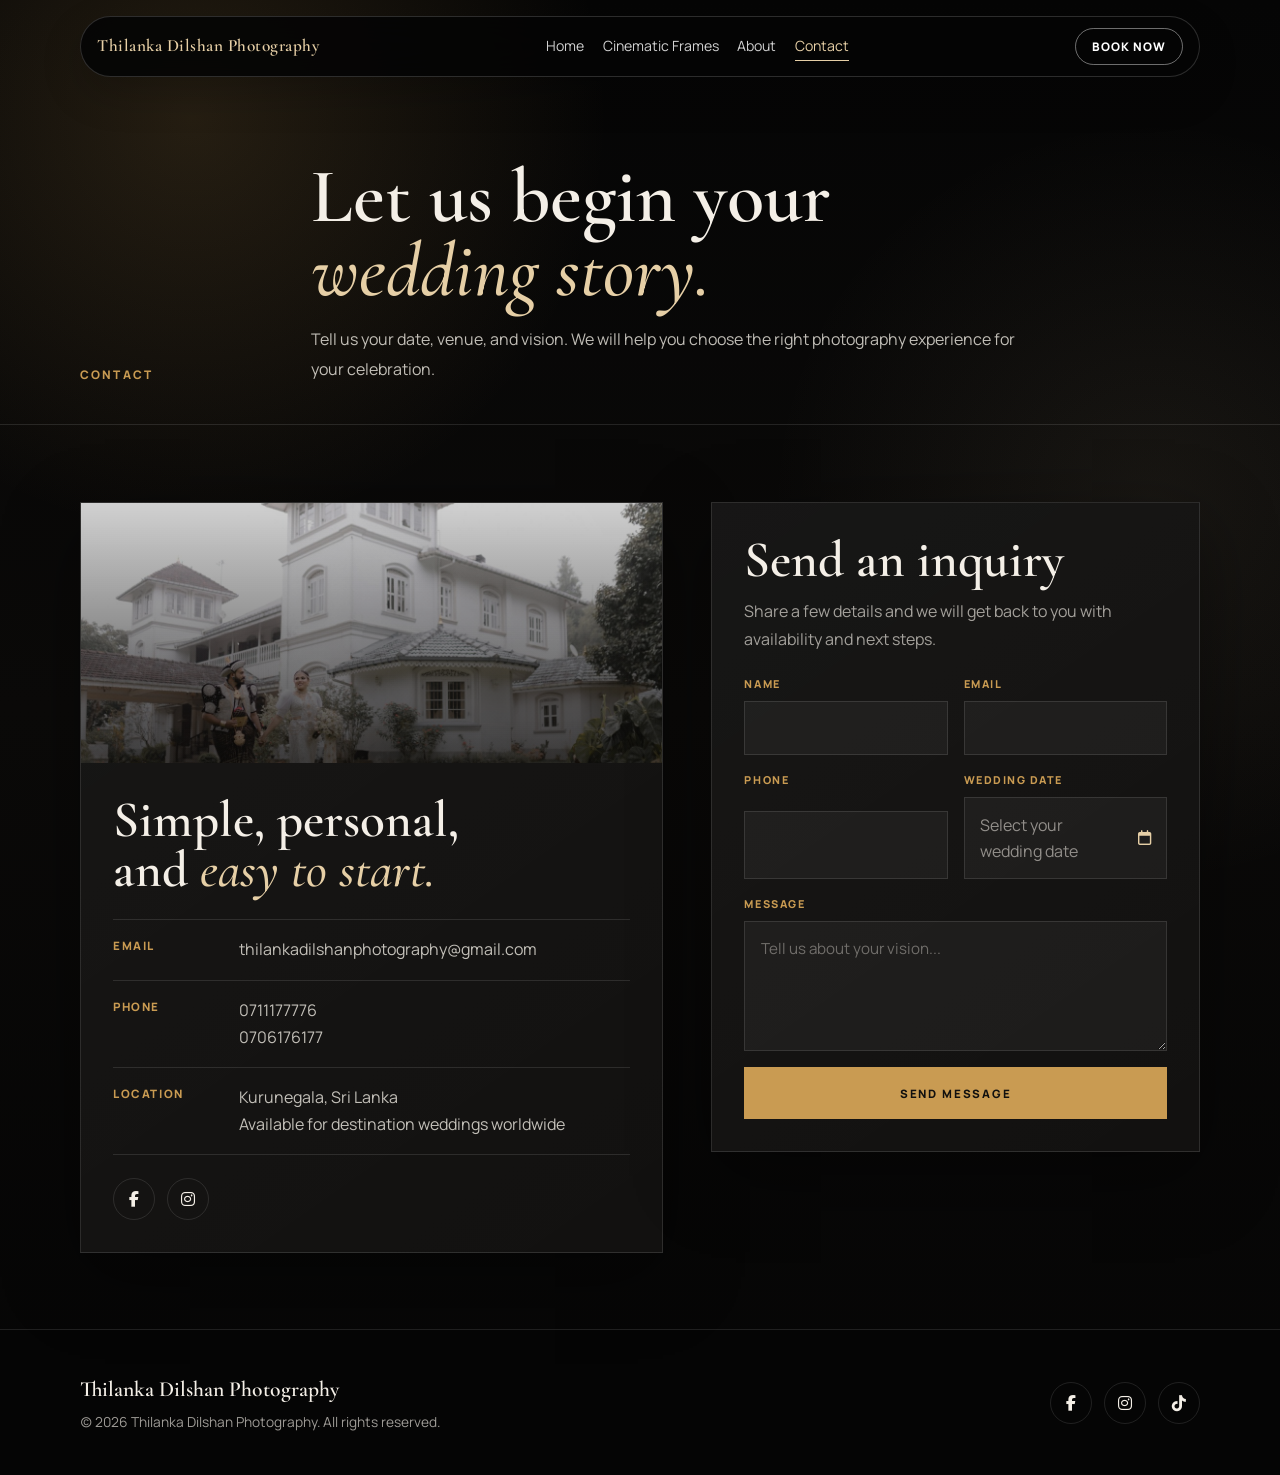
<file: contact.html>
<!DOCTYPE html>
<html lang="en">
<head>
  <meta charset="UTF-8" />
  <meta name="viewport" content="width=device-width, initial-scale=1.0" />
  <title>Contact Wedding Photographer Kurunegala | Thilanka Dilshan</title>
  <meta name="description" content="Contact Thilanka Dilshan Photography for wedding photography in Kurunegala, Sri Lanka. Ask about availability, packages, pre-shoots and destination weddings." />
  <meta name="keywords" content="contact wedding photographer kurunegala, wedding photography kurunegala, best wedding photography kurunegala, wedding photographer kurunegala, wedding photography packages kurunegala, kurunegala wedding photography booking" />
  <meta name="robots" content="index, follow, max-image-preview:large" />
  <meta name="author" content="Thilanka Dilshan Photography" />
  <meta name="geo.placename" content="Kurunegala, Sri Lanka" />
  <meta name="geo.region" content="LK" />
  <meta name="coverage" content="Kurunegala, Sri Lanka" />
  <meta name="theme-color" content="#050505" />
  <link rel="canonical" href="https://thilankadilshanphotography.lk/contact.html" />
  <link rel="alternate" hreflang="en-lk" href="https://thilankadilshanphotography.lk/contact.html" />
  <link rel="alternate" hreflang="x-default" href="https://thilankadilshanphotography.lk/contact.html" />
  <meta property="og:type" content="website" />
  <meta property="og:site_name" content="Thilanka Dilshan Photography" />
  <meta property="og:locale" content="en_LK" />
  <meta property="og:title" content="Contact Wedding Photographer Kurunegala | Thilanka Dilshan" />
  <meta property="og:description" content="Talk to Thilanka Dilshan Photography about Kurunegala wedding photography packages, availability and destination wedding coverage." />
  <meta property="og:url" content="https://thilankadilshanphotography.lk/contact.html" />
  <meta property="og:image" content="https://thilankadilshanphotography.lk/assets/images/optimized/story-colombo-1200.jpg" />
  <meta property="og:image:alt" content="Contact Thilanka Dilshan Photography in Kurunegala Sri Lanka" />
  <meta name="twitter:card" content="summary_large_image" />
  <meta name="twitter:title" content="Contact Wedding Photographer Kurunegala | Thilanka Dilshan" />
  <meta name="twitter:description" content="Talk to Thilanka Dilshan Photography about Kurunegala wedding photography packages, availability and destination wedding coverage." />
  <meta name="twitter:image" content="https://thilankadilshanphotography.lk/assets/images/optimized/story-colombo-1200.jpg" />
  <script type="application/ld+json">
  {
    "@context": "https://schema.org",
    "@type": "ContactPage",
    "@id": "https://thilankadilshanphotography.lk/contact.html#webpage",
    "url": "https://thilankadilshanphotography.lk/contact.html",
    "name": "Contact Wedding Photographer Kurunegala",
    "description": "Contact page for wedding photography in Kurunegala, packages, availability, and bookings.",
    "inLanguage": "en-LK",
    "isPartOf": {
      "@type": "WebSite",
      "@id": "https://thilankadilshanphotography.lk/#website",
      "name": "Thilanka Dilshan Photography",
      "url": "https://thilankadilshanphotography.lk/"
    },
    "about": {
      "@type": "LocalBusiness",
      "@id": "https://thilankadilshanphotography.lk/#business",
      "name": "Thilanka Dilshan Photography",
      "telephone": ["+94711177776", "+94706176177"],
      "email": "thilankadilshanphotography@gmail.com",
      "address": {
        "@type": "PostalAddress",
        "addressLocality": "Kurunegala",
        "addressCountry": "LK"
      },
      "areaServed": ["Kurunegala", "North Western Province", "Sri Lanka"],
      "sameAs": [
        "https://www.facebook.com/ThilankaDilshanOfficialPhotography",
        "https://www.tiktok.com/@thilankadilshanphotogra"
      ],
      "contactPoint": [
        {
          "@type": "ContactPoint",
          "telephone": "+94706176177",
          "contactType": "customer service",
          "areaServed": "LK",
          "availableLanguage": ["English", "Sinhala"]
        },
        {
          "@type": "ContactPoint",
          "telephone": "+94711177776",
          "contactType": "customer service",
          "areaServed": "LK",
          "availableLanguage": ["English", "Sinhala"]
        }
      ],
      "knowsAbout": ["wedding photography kurunegala", "best wedding photography kurunegala", "wedding photographer kurunegala"]
    }
  }
  </script>
  <script type="application/ld+json">
  {
    "@context": "https://schema.org",
    "@type": "BreadcrumbList",
    "@id": "https://thilankadilshanphotography.lk/contact.html#breadcrumb",
    "itemListElement": [
      {
        "@type": "ListItem",
        "position": 1,
        "name": "Home",
        "item": "https://thilankadilshanphotography.lk/"
      },
      {
        "@type": "ListItem",
        "position": 2,
        "name": "Contact",
        "item": "https://thilankadilshanphotography.lk/contact.html"
      }
    ]
  }
  </script>

  <link rel="preconnect" href="https://fonts.googleapis.com" />
  <link rel="preconnect" href="https://fonts.gstatic.com" crossorigin />
  <link href="https://fonts.googleapis.com/css2?family=Cormorant+Garamond:ital,wght@0,400;0,500;0,600;1,500&family=Manrope:wght@400;500;600;700;800&display=swap" rel="stylesheet" />
  <link rel="stylesheet" href="https://cdnjs.cloudflare.com/ajax/libs/font-awesome/6.4.0/css/all.min.css" />
  <link rel="preload" as="image" href="assets/images/optimized/story-colombo-1200.jpg" />

  <style>
    :root {
      --bg: #050505;
      --panel: #0d0c0b;
      --panel-soft: #15120f;
      --ink: #f4efe7;
      --muted: rgba(244, 239, 231, 0.64);
      --muted-strong: rgba(244, 239, 231, 0.78);
      --gold: #c99b52;
      --gold-soft: #e6cfa6;
      --line: rgba(255, 255, 255, 0.11);
      --line-gold: rgba(201, 155, 82, 0.34);
      --shadow: 0 24px 72px rgba(0, 0, 0, 0.42);
    }

    * { box-sizing: border-box; margin: 0; padding: 0; }
    html { scroll-behavior: smooth; }
    body {
      min-height: 100vh;
      background:
        radial-gradient(circle at 15% 8%, rgba(201, 155, 82, 0.16), transparent 26rem),
        radial-gradient(circle at 90% 34%, rgba(230, 207, 166, 0.07), transparent 24rem),
        linear-gradient(180deg, #050505 0%, #0b0a09 48%, #050505 100%);
      color: var(--ink);
      font-family: "Manrope", "Segoe UI", sans-serif;
      line-height: 1.65;
      overflow-x: hidden;
    }
    a { color: inherit; text-decoration: none; }
    button, input, textarea { font: inherit; }
    button { cursor: pointer; }
    .container { width: min(1120px, 92vw); margin-inline: auto; }

    .top-nav {
      position: fixed;
      inset: 1rem 0 auto;
      z-index: 50;
    }
    .top-nav-inner {
      position: relative;
      width: min(1120px, 92vw);
      margin: 0 auto;
      padding: 0.68rem 1rem;
      display: flex;
      align-items: center;
      justify-content: space-between;
      gap: 1rem;
      border: 1px solid rgba(255, 255, 255, 0.16);
      border-radius: 999px;
      background: rgba(5, 5, 5, 0.91);
      color: #fff;
      box-shadow: 0 16px 42px rgba(0, 0, 0, 0.2);
      backdrop-filter: blur(18px);
    }
    .brand {
      color: var(--gold-soft);
      font-family: "Cormorant Garamond", serif;
      font-size: clamp(1.08rem, 1.35vw, 1.32rem);
      font-weight: 600;
      letter-spacing: 0.03em;
      white-space: nowrap;
    }
    .nav-links {
      display: flex;
      gap: 1.15rem;
      color: rgba(255, 255, 255, 0.82);
      font-size: 0.88rem;
    }
    .nav-links a {
      position: relative;
      padding-bottom: 0.15rem;
      transition: color 0.25s ease;
    }
    .nav-links a::after {
      content: "";
      position: absolute;
      left: 0;
      bottom: -0.1rem;
      width: 0;
      height: 1px;
      background: var(--gold-soft);
      transition: width 0.28s ease;
    }
    .nav-links a:hover,
    .nav-links a.active { color: var(--gold-soft); }
    .nav-links a:hover::after,
    .nav-links a.active::after { width: 100%; }
    .nav-action {
      padding: 0.5rem 1rem;
      border: 1px solid rgba(255, 255, 255, 0.42);
      border-radius: 999px;
      font-size: 0.74rem;
      font-weight: 800;
      letter-spacing: 0.08em;
      text-transform: uppercase;
      transition: background 0.25s ease, border-color 0.25s ease, color 0.25s ease;
    }
    .nav-action:hover {
      background: var(--gold-soft);
      border-color: var(--gold-soft);
      color: #171512;
    }
    .mobile-menu-toggle {
      display: none;
      width: 42px;
      height: 42px;
      align-items: center;
      justify-content: center;
      flex-direction: column;
      gap: 4px;
      border: 1px solid rgba(255, 255, 255, 0.42);
      border-radius: 999px;
      background: transparent;
    }
    .mobile-menu-toggle span {
      width: 16px;
      height: 1.7px;
      border-radius: 999px;
      background: #fff;
      transition: transform 0.24s ease, opacity 0.24s ease;
    }
    .mobile-menu-toggle.open span:nth-child(1) { transform: translateY(5.7px) rotate(45deg); }
    .mobile-menu-toggle.open span:nth-child(2) { opacity: 0; }
    .mobile-menu-toggle.open span:nth-child(3) { transform: translateY(-5.7px) rotate(-45deg); }
    .mobile-menu {
      display: none;
      position: absolute;
      top: calc(100% + 0.55rem);
      left: 0;
      right: 0;
      padding: 1rem;
      border: 1px solid rgba(255, 255, 255, 0.14);
      border-radius: 20px;
      background: #12110f;
      box-shadow: 0 20px 46px rgba(0, 0, 0, 0.26);
      flex-direction: column;
      gap: 0.2rem;
      z-index: 30;
    }
    .mobile-menu.open { display: flex; }
    .mobile-menu a {
      padding: 0.72rem 0.4rem;
      color: rgba(255, 255, 255, 0.9);
      font-size: clamp(0.82rem, 3.6vw, 0.92rem);
      line-height: 1.2;
      white-space: nowrap;
    }
    .mobile-menu a.active { color: var(--gold-soft); }
    .mobile-menu-book {
      margin-top: 0.3rem;
      border: 1px solid rgba(255, 255, 255, 0.38);
      border-radius: 999px;
      text-align: center;
      text-transform: uppercase;
      font-size: 0.75rem;
      font-weight: 800;
      letter-spacing: 0.08em;
    }

    main { padding-top: 7rem; }

    .contact-hero {
      padding: 3rem 0 2.5rem;
      border-bottom: 1px solid var(--line);
    }
    .hero-row {
      display: grid;
      grid-template-columns: 180px minmax(0, 1fr);
      gap: clamp(1.2rem, 4vw, 4rem);
      align-items: end;
    }
    .page-label {
      color: var(--gold);
      font-size: 0.74rem;
      font-weight: 800;
      letter-spacing: 0.18em;
      text-transform: uppercase;
    }
    .hero-copy h1 {
      max-width: 920px;
      font-family: "Cormorant Garamond", serif;
      font-size: clamp(2.8rem, 6vw, 5.8rem);
      font-weight: 600;
      line-height: 0.96;
      letter-spacing: 0;
      text-wrap: balance;
    }
    .hero-copy h1 em {
      color: var(--gold-soft);
      font-style: italic;
      font-weight: 500;
    }
    .hero-copy p {
      max-width: 720px;
      margin-top: 1.1rem;
      color: var(--muted-strong);
      font-size: clamp(1rem, 1.25vw, 1.12rem);
      line-height: 1.85;
    }

    .contact-section {
      padding: clamp(2.8rem, 6vw, 5.2rem) 0;
    }
    .contact-grid {
      display: grid;
      grid-template-columns: minmax(0, 0.86fr) minmax(360px, 0.72fr);
      gap: clamp(1.4rem, 4vw, 3rem);
      align-items: start;
    }
    .contact-panel,
    .contact-form {
      border: 1px solid var(--line);
      background:
        linear-gradient(145deg, rgba(255, 255, 255, 0.045), rgba(255, 255, 255, 0.018)),
        var(--panel);
      box-shadow: var(--shadow);
    }
    .contact-panel {
      display: grid;
      grid-template-columns: 1fr;
      overflow: hidden;
    }
    .contact-image {
      min-height: 260px;
      background:
        linear-gradient(180deg, rgba(5, 5, 5, 0.18), rgba(5, 5, 5, 0.72)),
        url("assets/images/optimized/story-colombo-1200.jpg") center 42% / cover no-repeat;
    }
    .contact-details {
      padding: clamp(1.2rem, 3vw, 2rem);
      display: grid;
      gap: 1rem;
    }
    .contact-details h2 {
      font-family: "Cormorant Garamond", serif;
      font-size: clamp(2rem, 4vw, 3.5rem);
      font-weight: 600;
      line-height: 0.98;
      text-wrap: balance;
    }
    .contact-details h2 em {
      color: var(--gold-soft);
      font-style: italic;
      font-weight: 500;
    }
    .detail-list {
      display: grid;
      border-top: 1px solid var(--line);
      margin-top: 0.5rem;
    }
    .detail-item {
      display: grid;
      grid-template-columns: 110px 1fr;
      gap: 1rem;
      padding: 1rem 0;
      border-bottom: 1px solid var(--line);
    }
    .detail-item span {
      color: var(--gold);
      font-size: 0.72rem;
      font-weight: 800;
      letter-spacing: 0.14em;
      text-transform: uppercase;
    }
    .detail-item p,
    .detail-item a {
      color: var(--muted-strong);
      line-height: 1.7;
      transition: color 0.25s ease;
    }
    .detail-item a:hover { color: var(--gold-soft); }
    .social-row {
      display: flex;
      gap: 0.75rem;
      padding-top: 0.4rem;
    }
    .social-row a {
      width: 42px;
      height: 42px;
      display: inline-flex;
      align-items: center;
      justify-content: center;
      border: 1px solid var(--line);
      border-radius: 999px;
      color: var(--ink);
      transition: background 0.25s ease, color 0.25s ease, border-color 0.25s ease;
    }
    .social-row a:hover {
      background: var(--gold);
      border-color: var(--gold);
      color: #11100e;
    }

    .contact-form {
      padding: clamp(1.2rem, 3vw, 2rem);
    }
    .form-head {
      margin-bottom: 1.4rem;
    }
    .form-head h2 {
      font-family: "Cormorant Garamond", serif;
      font-size: clamp(2rem, 4vw, 3.2rem);
      font-weight: 600;
      line-height: 1;
    }
    .form-head p {
      margin-top: 0.65rem;
      color: var(--muted);
      line-height: 1.75;
    }
    .form-grid {
      display: grid;
      grid-template-columns: 1fr 1fr;
      gap: 1rem;
    }
    .form-group {
      display: grid;
      gap: 0.5rem;
    }
    .form-group.full {
      grid-column: 1 / -1;
    }
    .form-group label {
      color: var(--gold);
      font-size: 0.68rem;
      font-weight: 800;
      letter-spacing: 0.14em;
      text-transform: uppercase;
    }
    .form-group input,
    .form-group textarea {
      width: 100%;
      min-height: 48px;
      padding: 0.85rem 0.95rem;
      border: 1px solid var(--line);
      border-radius: 0;
      background: rgba(255, 255, 255, 0.045);
      color: var(--ink);
      font-size: 0.95rem;
      outline: none;
      transition: border-color 0.25s ease, background 0.25s ease, box-shadow 0.25s ease;
    }
    .form-group textarea {
      min-height: 130px;
      resize: vertical;
    }
    .form-group input:focus,
    .form-group textarea:focus {
      border-color: var(--gold);
      background: rgba(255, 255, 255, 0.065);
      box-shadow: 0 0 0 3px rgba(201, 155, 82, 0.11);
    }
    .form-group input::placeholder,
    .form-group textarea::placeholder {
      color: rgba(244, 239, 231, 0.38);
    }
    .date-picker {
      position: relative;
    }
    .date-trigger {
      width: 100%;
      min-height: 48px;
      display: flex;
      align-items: center;
      justify-content: space-between;
      gap: 0.8rem;
      padding: 0.85rem 0.95rem;
      border: 1px solid var(--line);
      border-radius: 0;
      background: rgba(255, 255, 255, 0.045);
      color: rgba(244, 239, 231, 0.54);
      text-align: left;
      outline: none;
      transition: border-color 0.25s ease, background 0.25s ease, box-shadow 0.25s ease, color 0.25s ease;
    }
    .date-trigger.selected {
      color: var(--ink);
    }
    .date-trigger:hover,
    .date-trigger:focus,
    .date-picker.open .date-trigger {
      border-color: var(--gold);
      background: rgba(255, 255, 255, 0.065);
      box-shadow: 0 0 0 3px rgba(201, 155, 82, 0.11);
    }
    .date-trigger i {
      color: var(--gold-soft);
      font-size: 0.95rem;
    }
    .contact-calendar {
      position: absolute;
      top: calc(100% + 0.55rem);
      left: 0;
      right: 0;
      z-index: 20;
      display: none;
      padding: 1rem;
      border: 1px solid var(--line-gold);
      background:
        linear-gradient(145deg, rgba(255, 255, 255, 0.07), rgba(255, 255, 255, 0.025)),
        #12100e;
      box-shadow: 0 24px 56px rgba(0, 0, 0, 0.48);
    }
    .date-picker.open .contact-calendar {
      display: block;
    }
    .calendar-head {
      display: flex;
      align-items: center;
      justify-content: space-between;
      gap: 0.7rem;
      margin-bottom: 0.75rem;
    }
    .calendar-month {
      color: var(--ink);
      font-family: "Cormorant Garamond", serif;
      font-size: 1.55rem;
      font-weight: 600;
      line-height: 1;
    }
    .calendar-nav {
      display: flex;
      gap: 0.35rem;
    }
    .calendar-btn {
      width: 34px;
      height: 34px;
      border: 1px solid var(--line);
      background: rgba(255, 255, 255, 0.04);
      color: var(--gold-soft);
      font-size: 1.25rem;
      line-height: 1;
      transition: background 0.25s ease, border-color 0.25s ease, color 0.25s ease;
    }
    .calendar-btn:hover {
      border-color: var(--gold);
      background: var(--gold);
      color: #11100e;
    }
    .calendar-btn:disabled {
      opacity: 0.35;
      cursor: not-allowed;
    }
    .calendar-btn:disabled:hover {
      border-color: var(--line);
      background: rgba(255, 255, 255, 0.04);
      color: var(--gold-soft);
    }
    .calendar-weekdays,
    .calendar-grid {
      display: grid;
      grid-template-columns: repeat(7, 1fr);
      text-align: center;
    }
    .calendar-weekdays {
      margin-bottom: 0.25rem;
      color: rgba(244, 239, 231, 0.45);
      font-size: 0.66rem;
      font-weight: 800;
      letter-spacing: 0.08em;
      text-transform: uppercase;
    }
    .calendar-day {
      min-height: 38px;
      border: 0;
      background: transparent;
      color: rgba(244, 239, 231, 0.72);
      font-family: "Cormorant Garamond", serif;
      font-size: 1.22rem;
      transition: background 0.2s ease, color 0.2s ease, opacity 0.2s ease;
    }
    .calendar-day:hover:not(:disabled) {
      background: rgba(230, 207, 166, 0.12);
      color: var(--ink);
    }
    .calendar-day.empty {
      cursor: default;
    }
    .calendar-day.past {
      color: rgba(244, 239, 231, 0.3);
      text-decoration: line-through;
      cursor: not-allowed;
    }
    .calendar-day.today {
      color: var(--gold-soft);
      font-weight: 700;
    }
    .calendar-day.selected {
      background: var(--gold);
      color: #11100e;
      font-weight: 700;
    }
    .submit-btn {
      width: 100%;
      min-height: 52px;
      margin-top: 1rem;
      border: 1px solid var(--gold);
      background: var(--gold);
      color: #11100e;
      font-size: 0.72rem;
      font-weight: 900;
      letter-spacing: 0.16em;
      text-transform: uppercase;
      transition: background 0.25s ease, border-color 0.25s ease;
    }
    .submit-btn:hover {
      background: var(--gold-soft);
      border-color: var(--gold-soft);
    }

    .footer {
      padding: 2.6rem 0;
      border-top: 1px solid var(--line);
      color: var(--muted);
      background: #050505;
    }
    .footer-content {
      width: min(1120px, 92vw);
      margin-inline: auto;
      display: flex;
      align-items: center;
      justify-content: space-between;
      gap: 1.4rem;
    }
    .footer-brand {
      color: var(--ink);
      font-family: "Cormorant Garamond", serif;
      font-size: 1.35rem;
      font-weight: 600;
    }
    .footer p {
      margin-top: 0.2rem;
      font-size: 0.86rem;
    }
    .social-links {
      display: flex;
      gap: 0.75rem;
    }
    .social-links a {
      width: 42px;
      height: 42px;
      display: inline-flex;
      align-items: center;
      justify-content: center;
      border: 1px solid var(--line);
      border-radius: 999px;
      color: var(--ink);
      transition: background 0.25s ease, color 0.25s ease, border-color 0.25s ease;
    }
    .social-links a:hover {
      background: var(--gold);
      border-color: var(--gold);
      color: #11100e;
    }

    @media (max-width: 980px) {
      .contact-grid {
        grid-template-columns: 1fr;
      }
    }

    @media (max-width: 620px) {
      .top-nav { inset: 0.7rem 0 auto; }
      .top-nav-inner {
        width: min(94vw, 100% - 1rem);
        border-radius: 22px;
        padding: 0.6rem 0.75rem;
      }
      .brand {
        max-width: 172px;
        white-space: normal;
        line-height: 1.04;
      }
      .nav-links,
      .nav-action { display: none; }
      .mobile-menu-toggle { display: flex; }
      main { padding-top: 5.35rem; }
      .container { width: min(100% - 1.2rem, 1120px); }
      .contact-hero {
        padding: 2.1rem 0 1.7rem;
      }
      .hero-row {
        grid-template-columns: 1fr;
        gap: 0.55rem;
      }
      .page-label {
        font-size: 0.62rem;
        letter-spacing: 0.15em;
      }
      .hero-copy h1 {
        font-size: clamp(2.25rem, 11vw, 3.25rem);
      }
      .hero-copy p {
        margin-top: 0.8rem;
        font-size: 0.92rem;
        line-height: 1.68;
      }
      .contact-section {
        padding: 2.25rem 0;
      }
      .contact-grid {
        gap: 0.9rem;
      }
      .contact-image {
        min-height: 180px;
      }
      .contact-details,
      .contact-form {
        padding: 0.95rem;
      }
      .contact-details h2,
      .form-head h2 {
        font-size: 2rem;
      }
      .detail-item {
        grid-template-columns: 1fr;
        gap: 0.35rem;
        padding: 0.8rem 0;
      }
      .form-grid {
        grid-template-columns: 1fr;
        gap: 0.8rem;
      }
      .form-group input,
      .form-group textarea,
      .date-trigger {
        font-size: 16px;
        min-height: 46px;
      }
      .contact-calendar {
        position: relative;
        top: auto;
        margin-top: 0.55rem;
      }
      .form-group textarea {
        min-height: 115px;
      }
      .footer-content {
        flex-direction: column;
        align-items: flex-start;
      }
    }
  </style>
</head>
<body>
  <header class="top-nav" aria-label="Primary">
    <div class="top-nav-inner">
      <a class="brand" href="index.html">Thilanka Dilshan Photography</a>
      <nav class="nav-links">
        <a href="index.html">Home</a>
        <a href="cinematic-frames.html">Cinematic Frames</a>
        <a href="about.html">About</a>
        <a class="active" href="contact.html">Contact</a>
      </nav>
      <button class="mobile-menu-toggle" type="button" aria-expanded="false" aria-controls="mobile-menu" aria-label="Toggle navigation menu">
        <span></span>
        <span></span>
        <span></span>
      </button>
      <a class="nav-action" href="booking.html">Book Now</a>
      <nav class="mobile-menu" id="mobile-menu" aria-label="Mobile">
        <a class="mobile-nav-link" href="index.html">Home</a>
        <a class="mobile-nav-link" href="cinematic-frames.html">Cinematic Frames</a>
        <a class="mobile-nav-link" href="about.html">About</a>
        <a class="active mobile-nav-link" href="contact.html">Contact</a>
        <a class="mobile-menu-book mobile-nav-link" href="booking.html">Book Now</a>
      </nav>
    </div>
  </header>

  <main>
    <section class="contact-hero">
      <div class="container hero-row">
        <span class="page-label">Contact</span>
        <div class="hero-copy">
          <h1>Let us begin your <em>wedding story.</em></h1>
          <p>Tell us your date, venue, and vision. We will help you choose the right photography experience for your celebration.</p>
        </div>
      </div>
    </section>

    <section class="contact-section">
      <div class="container contact-grid">
        <aside class="contact-panel" aria-label="Contact details">
          <div class="contact-image" aria-hidden="true"></div>
          <div class="contact-details">
            <h2>Simple, personal, and <em>easy to start.</em></h2>
            <div class="detail-list">
              <div class="detail-item">
                <span>Email</span>
                <p><a href="mailto:thilankadilshanphotography@gmail.com">thilankadilshanphotography@gmail.com</a></p>
              </div>
              <div class="detail-item">
                <span>Phone</span>
                <p>
                  <a href="tel:+94711177776">0711177776</a><br />
                  <a href="tel:+94706176177">0706176177</a>
                </p>
              </div>
              <div class="detail-item">
                <span>Location</span>
                <p>Kurunegala, Sri Lanka<br />Available for destination weddings worldwide</p>
              </div>
            </div>
            <div class="social-row" aria-label="Social links">
              <a href="https://www.facebook.com/ThilankaDilshanOfficialPhotography?mibextid=wwXIfr&amp;rdid=hpK5G9rDRxF2gr1g&amp;share_url=https%3A%2F%2Fwww.facebook.com%2Fshare%2F1G39KAS7bg%2F%3Fmibextid%3DwwXIfr#" target="_blank" rel="noopener noreferrer" aria-label="Facebook">
                <i class="fab fa-facebook-f"></i>
              </a>
              <a href="https://www.instagram.com/thilanka_dilshan_photography?igsh=MXU0aG4zNnliNDYyNg%3D%3D&amp;utm_source=qr" target="_blank" rel="noopener noreferrer" aria-label="Instagram">
                <i class="fab fa-instagram"></i>
              </a>
            </div>
          </div>
        </aside>

        <form class="contact-form">
          <div class="form-head">
            <h2>Send an inquiry</h2>
            <p>Share a few details and we will get back to you with availability and next steps.</p>
          </div>

          <div class="form-grid">
            <div class="form-group">
              <label for="name">Name</label>
              <input type="text" id="name" name="name" autocomplete="name" maxlength="120" required />
            </div>

            <div class="form-group">
              <label for="email">Email</label>
              <input type="email" id="email" name="email" autocomplete="email" maxlength="254" required />
            </div>

            <div class="form-group">
              <label for="phone">Phone</label>
              <input type="tel" id="phone" name="phone" autocomplete="tel" maxlength="32" />
            </div>

            <div class="form-group date-picker" id="contactDatePicker">
              <label for="wedding-date">Wedding Date</label>
              <input type="hidden" id="wedding-date" name="wedding-date" />
              <button class="date-trigger" id="dateTrigger" type="button" aria-expanded="false" aria-controls="contactCalendar">
                <span id="dateTriggerText">Select your wedding date</span>
                <i class="fa-regular fa-calendar" aria-hidden="true"></i>
              </button>
              <div class="contact-calendar" id="contactCalendar" aria-label="Choose wedding date">
                <div class="calendar-head">
                  <h3 class="calendar-month" id="contactMonthLabel"></h3>
                  <div class="calendar-nav">
                    <button class="calendar-btn" id="contactPrevMonth" type="button" aria-label="Previous month">&#8249;</button>
                    <button class="calendar-btn" id="contactNextMonth" type="button" aria-label="Next month">&#8250;</button>
                  </div>
                </div>
                <div class="calendar-weekdays" aria-hidden="true">
                  <span>Sun</span>
                  <span>Mon</span>
                  <span>Tue</span>
                  <span>Wed</span>
                  <span>Thu</span>
                  <span>Fri</span>
                  <span>Sat</span>
                </div>
                <div class="calendar-grid" id="contactDateGrid"></div>
              </div>
            </div>

            <div class="form-group full">
              <label for="message">Message</label>
              <textarea id="message" name="message" maxlength="1000" required placeholder="Tell us about your vision..."></textarea>
            </div>
          </div>

          <button type="submit" class="submit-btn">Send Message</button>
        </form>
      </div>
    </section>
  </main>

  <footer class="footer">
    <div class="footer-content">
      <div>
        <div class="footer-brand">Thilanka Dilshan Photography</div>
        <p>(c) 2026 Thilanka Dilshan Photography. All rights reserved.</p>
      </div>
      <div class="social-links">
        <a href="https://www.facebook.com/ThilankaDilshanOfficialPhotography?mibextid=wwXIfr&amp;rdid=hpK5G9rDRxF2gr1g&amp;share_url=https%3A%2F%2Fwww.facebook.com%2Fshare%2F1G39KAS7bg%2F%3Fmibextid%3DwwXIfr#" target="_blank" rel="noopener noreferrer" aria-label="Facebook">
          <i class="fab fa-facebook-f"></i>
        </a>
        <a href="https://www.instagram.com/thilanka_dilshan_photography?igsh=MXU0aG4zNnliNDYyNg%3D%3D&amp;utm_source=qr" target="_blank" rel="noopener noreferrer" aria-label="Instagram">
          <i class="fab fa-instagram"></i>
        </a>
        <a href="https://www.tiktok.com/@thilankadilshanphotogra?_r=1&amp;_t=ZS-97dnP1BY3S1" target="_blank" rel="noopener noreferrer" aria-label="TikTok">
          <i class="fab fa-tiktok"></i>
        </a>
      </div>
    </div>
  </footer>

  <script>
    const contactForm = document.querySelector('.contact-form');
    const contactWhatsappNumber = '94706176177';
    const contactDatePicker = document.getElementById('contactDatePicker');
    const weddingDateInput = document.getElementById('wedding-date');
    const dateTrigger = document.getElementById('dateTrigger');
    const dateTriggerText = document.getElementById('dateTriggerText');
    const contactCalendar = document.getElementById('contactCalendar');
    const contactMonthLabel = document.getElementById('contactMonthLabel');
    const contactDateGrid = document.getElementById('contactDateGrid');
    const contactPrevMonth = document.getElementById('contactPrevMonth');
    const contactNextMonth = document.getElementById('contactNextMonth');

    const calendarNow = new Date();
    const calendarToday = new Date(calendarNow.getFullYear(), calendarNow.getMonth(), calendarNow.getDate());
    let contactActiveYear = calendarToday.getFullYear();
    let contactActiveMonth = calendarToday.getMonth();
    let selectedWeddingDate = null;

    function sameCalendarDate(a, b) {
      return (
        a &&
        b &&
        a.getFullYear() === b.getFullYear() &&
        a.getMonth() === b.getMonth() &&
        a.getDate() === b.getDate()
      );
    }

    function formatDateValue(date) {
      const year = date.getFullYear();
      const month = String(date.getMonth() + 1).padStart(2, '0');
      const day = String(date.getDate()).padStart(2, '0');
      return `${year}-${month}-${day}`;
    }

    function formatDateLabel(date) {
      return date.toLocaleDateString('en-US', {
        weekday: 'short',
        month: 'long',
        day: 'numeric',
        year: 'numeric',
      });
    }

    function setDatePickerOpen(open) {
      if (!contactDatePicker || !dateTrigger) return;
      contactDatePicker.classList.toggle('open', open);
      dateTrigger.setAttribute('aria-expanded', String(open));
    }

    function updateCalendarNav() {
      if (!contactPrevMonth) return;
      const isCurrentMonth =
        contactActiveYear === calendarToday.getFullYear() &&
        contactActiveMonth === calendarToday.getMonth();
      contactPrevMonth.disabled = isCurrentMonth;
    }

    function renderContactCalendar() {
      if (!contactMonthLabel || !contactDateGrid) return;

      const firstDay = new Date(contactActiveYear, contactActiveMonth, 1);
      const lastDay = new Date(contactActiveYear, contactActiveMonth + 1, 0);
      const daysInMonth = lastDay.getDate();

      contactMonthLabel.textContent = firstDay.toLocaleDateString('en-US', {
        month: 'long',
        year: 'numeric',
      });
      contactDateGrid.innerHTML = '';
      updateCalendarNav();

      for (let i = 0; i < firstDay.getDay(); i += 1) {
        const empty = document.createElement('button');
        empty.type = 'button';
        empty.className = 'calendar-day empty';
        empty.disabled = true;
        contactDateGrid.appendChild(empty);
      }

      for (let day = 1; day <= daysInMonth; day += 1) {
        const dateObj = new Date(contactActiveYear, contactActiveMonth, day);
        const dayButton = document.createElement('button');
        dayButton.type = 'button';
        dayButton.className = 'calendar-day';
        dayButton.textContent = String(day);

        if (dateObj < calendarToday) {
          dayButton.classList.add('past');
          dayButton.disabled = true;
        }

        if (sameCalendarDate(dateObj, calendarToday)) {
          dayButton.classList.add('today');
        }

        if (sameCalendarDate(dateObj, selectedWeddingDate)) {
          dayButton.classList.add('selected');
        }

        dayButton.addEventListener('click', () => {
          selectedWeddingDate = dateObj;
          if (weddingDateInput) weddingDateInput.value = formatDateValue(dateObj);
          if (dateTriggerText) dateTriggerText.textContent = formatDateLabel(dateObj);
          if (dateTrigger) dateTrigger.classList.add('selected');
          setDatePickerOpen(false);
          renderContactCalendar();
        });

        contactDateGrid.appendChild(dayButton);
      }
    }

    if (contactDatePicker && dateTrigger && contactCalendar) {
      renderContactCalendar();

      dateTrigger.addEventListener('click', () => {
        const shouldOpen = !contactDatePicker.classList.contains('open');
        setDatePickerOpen(shouldOpen);
      });

      contactPrevMonth?.addEventListener('click', () => {
        if (contactPrevMonth.disabled) return;
        contactActiveMonth -= 1;
        if (contactActiveMonth < 0) {
          contactActiveMonth = 11;
          contactActiveYear -= 1;
        }
        renderContactCalendar();
      });

      contactNextMonth?.addEventListener('click', () => {
        contactActiveMonth += 1;
        if (contactActiveMonth > 11) {
          contactActiveMonth = 0;
          contactActiveYear += 1;
        }
        renderContactCalendar();
      });

      document.addEventListener('click', (event) => {
        if (!contactDatePicker.contains(event.target)) setDatePickerOpen(false);
      });

      document.addEventListener('keydown', (event) => {
        if (event.key === 'Escape') setDatePickerOpen(false);
      });
    }

    if (contactForm) {
      contactForm.addEventListener('submit', (event) => {
        event.preventDefault();

        if (!contactForm.reportValidity()) return;

        const formData = new FormData(contactForm);
        const name = formData.get('name') || '-';
        const email = formData.get('email') || '-';
        const phone = formData.get('phone') || '-';
        const weddingDate = formData.get('wedding-date') || '-';
        const messageText = formData.get('message') || '-';

        const message = `Hello Thilanka Dilshan Photography, I would like to send an inquiry.

*Contact Details:*
Name: ${name}
Email: ${email}
Phone: ${phone}
Wedding Date: ${weddingDate}

*Message:*
${messageText}`;

        const whatsappUrl = `https://wa.me/${contactWhatsappNumber}?text=${encodeURIComponent(message)}`;
        const waWindow = window.open('', '_blank');
        if (waWindow) {
          waWindow.opener = null;
          waWindow.location = whatsappUrl;
        }

        if (!waWindow || waWindow.closed || typeof waWindow.closed === 'undefined') {
          window.location.href = whatsappUrl;
        }
      });
    }

    const menuToggle = document.querySelector('.mobile-menu-toggle');
    const mobileMenu = document.getElementById('mobile-menu');
    const topNavInner = document.querySelector('.top-nav-inner');

    if (menuToggle && mobileMenu && topNavInner) {
      const setMenu = (open) => {
        menuToggle.classList.toggle('open', open);
        mobileMenu.classList.toggle('open', open);
        menuToggle.setAttribute('aria-expanded', String(open));
      };

      menuToggle.addEventListener('click', () => {
        setMenu(!mobileMenu.classList.contains('open'));
      });

      mobileMenu.querySelectorAll('a').forEach((link) => {
        link.addEventListener('click', () => setMenu(false));
      });

      document.addEventListener('click', (event) => {
        if (!topNavInner.contains(event.target)) setMenu(false);
      });

      window.addEventListener('resize', () => {
        if (window.innerWidth > 620) setMenu(false);
      });
    }
  </script>
</body>
</html>
</file>
